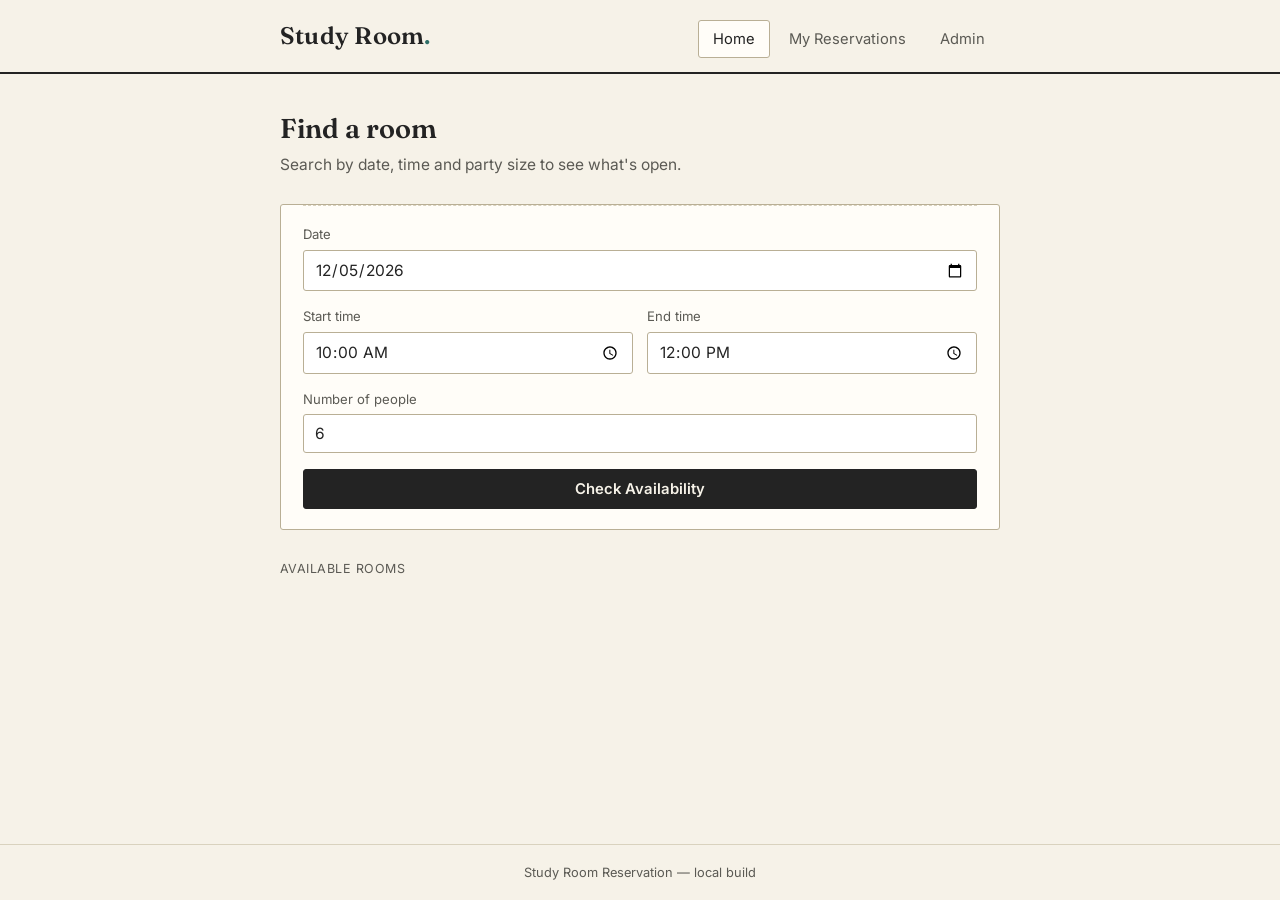
<file: frontend/index.html>
<!DOCTYPE html>
<html lang="en">
<head>
<meta charset="UTF-8" />
<meta name="viewport" content="width=device-width, initial-scale=1.0" />
<title>Study Room Reservation — Home</title>
<link rel="preconnect" href="https://fonts.googleapis.com" />
<link href="https://fonts.googleapis.com/css2?family=Fraunces:wght@500;600&family=Inter:wght@400;500;600&family=IBM+Plex+Mono:wght@500;600&display=swap" rel="stylesheet" />
<link rel="stylesheet" href="css/style.css" />
</head>
<body>
<div class="page">

  <header class="site-header">
    <div class="container">
      <p class="site-title">Study Room<span class="dot">.</span></p>
      <ul class="site-nav">
        <li><a href="index.html" class="active">Home</a></li>
        <li><a href="my-reservations.html">My Reservations</a></li>
        <li><a href="admin.html">Admin</a></li>
      </ul>
    </div>
  </header>

  <main>
    <div class="container">
      <h1 class="page-heading">Find a room</h1>
      <p class="page-subheading">Search by date, time and party size to see what's open.</p>

      <div id="banner-slot"></div>

      <div class="ticket">
        <div class="ticket-body">
          <form id="search-form">
            <div class="field">
              <label for="date">Date</label>
              <input type="date" id="date" name="date" required />
            </div>
            <div class="field-row">
              <div class="field">
                <label for="start">Start time</label>
                <input type="time" id="start" name="start" required />
              </div>
              <div class="field">
                <label for="end">End time</label>
                <input type="time" id="end" name="end" required />
              </div>
            </div>
            <div class="field">
              <label for="people">Number of people</label>
              <input type="number" id="people" name="people" min="1" value="6" required />
            </div>
            <button type="submit" class="btn-block">Check Availability</button>
          </form>
        </div>
      </div>

      <p class="section-label">AVAILABLE ROOMS</p>
      <div id="results"></div>
    </div>
  </main>

  <footer class="site-footer">Study Room Reservation &mdash; local build</footer>
</div>

<script src="js/api.js"></script>
<script src="js/home.js"></script>
</body>
</html>
</file>
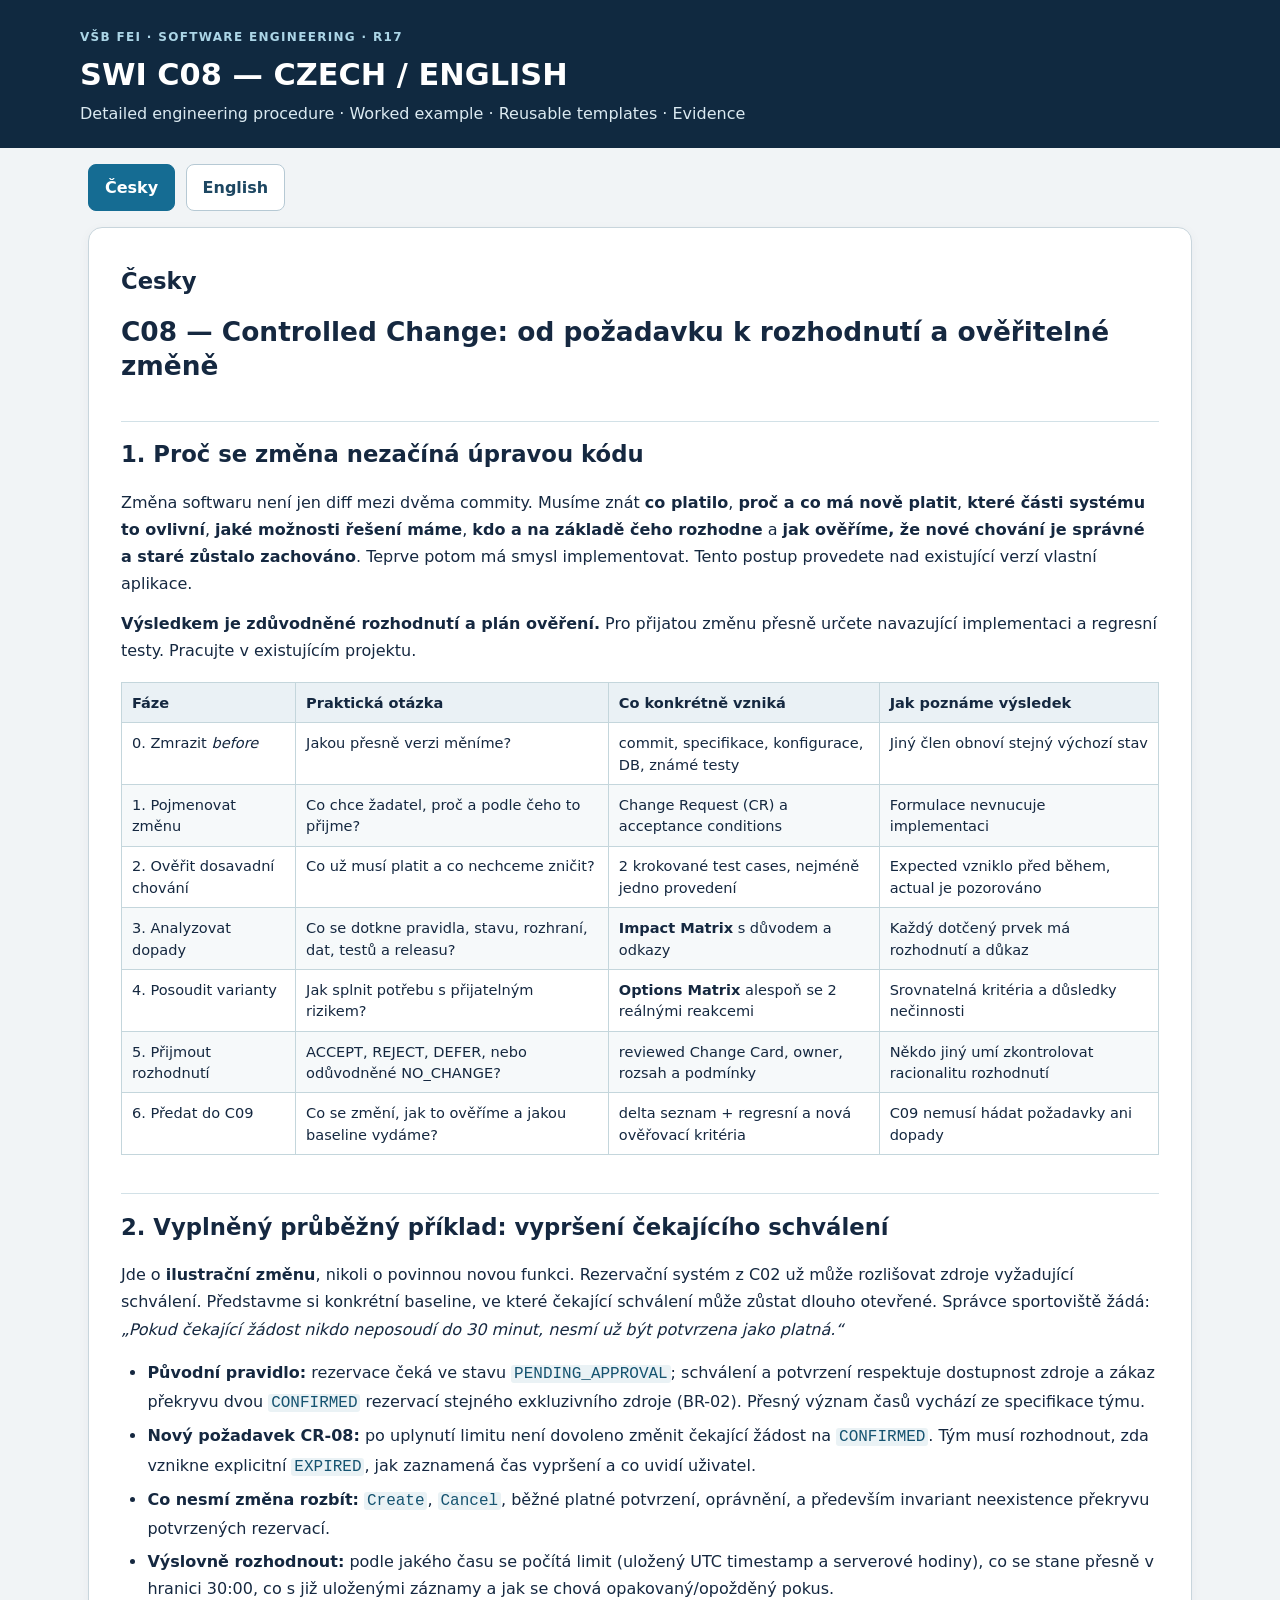
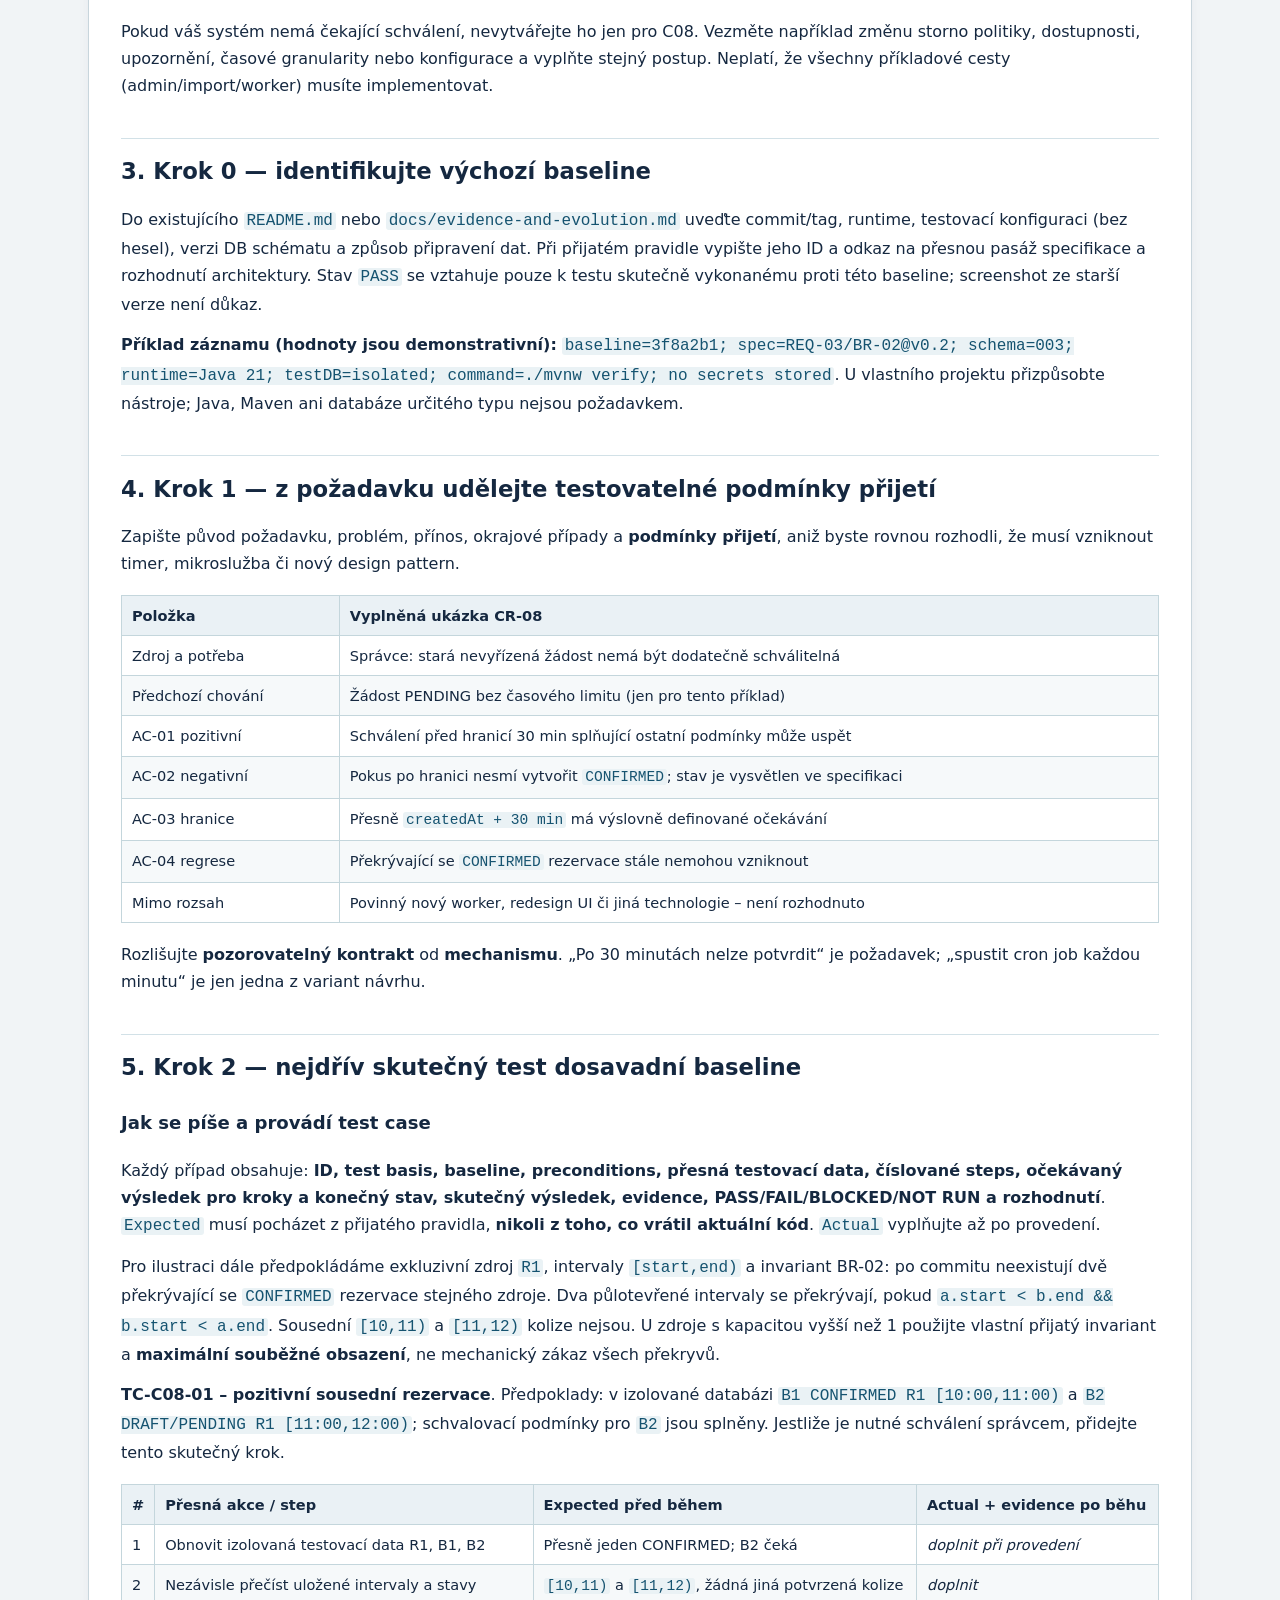
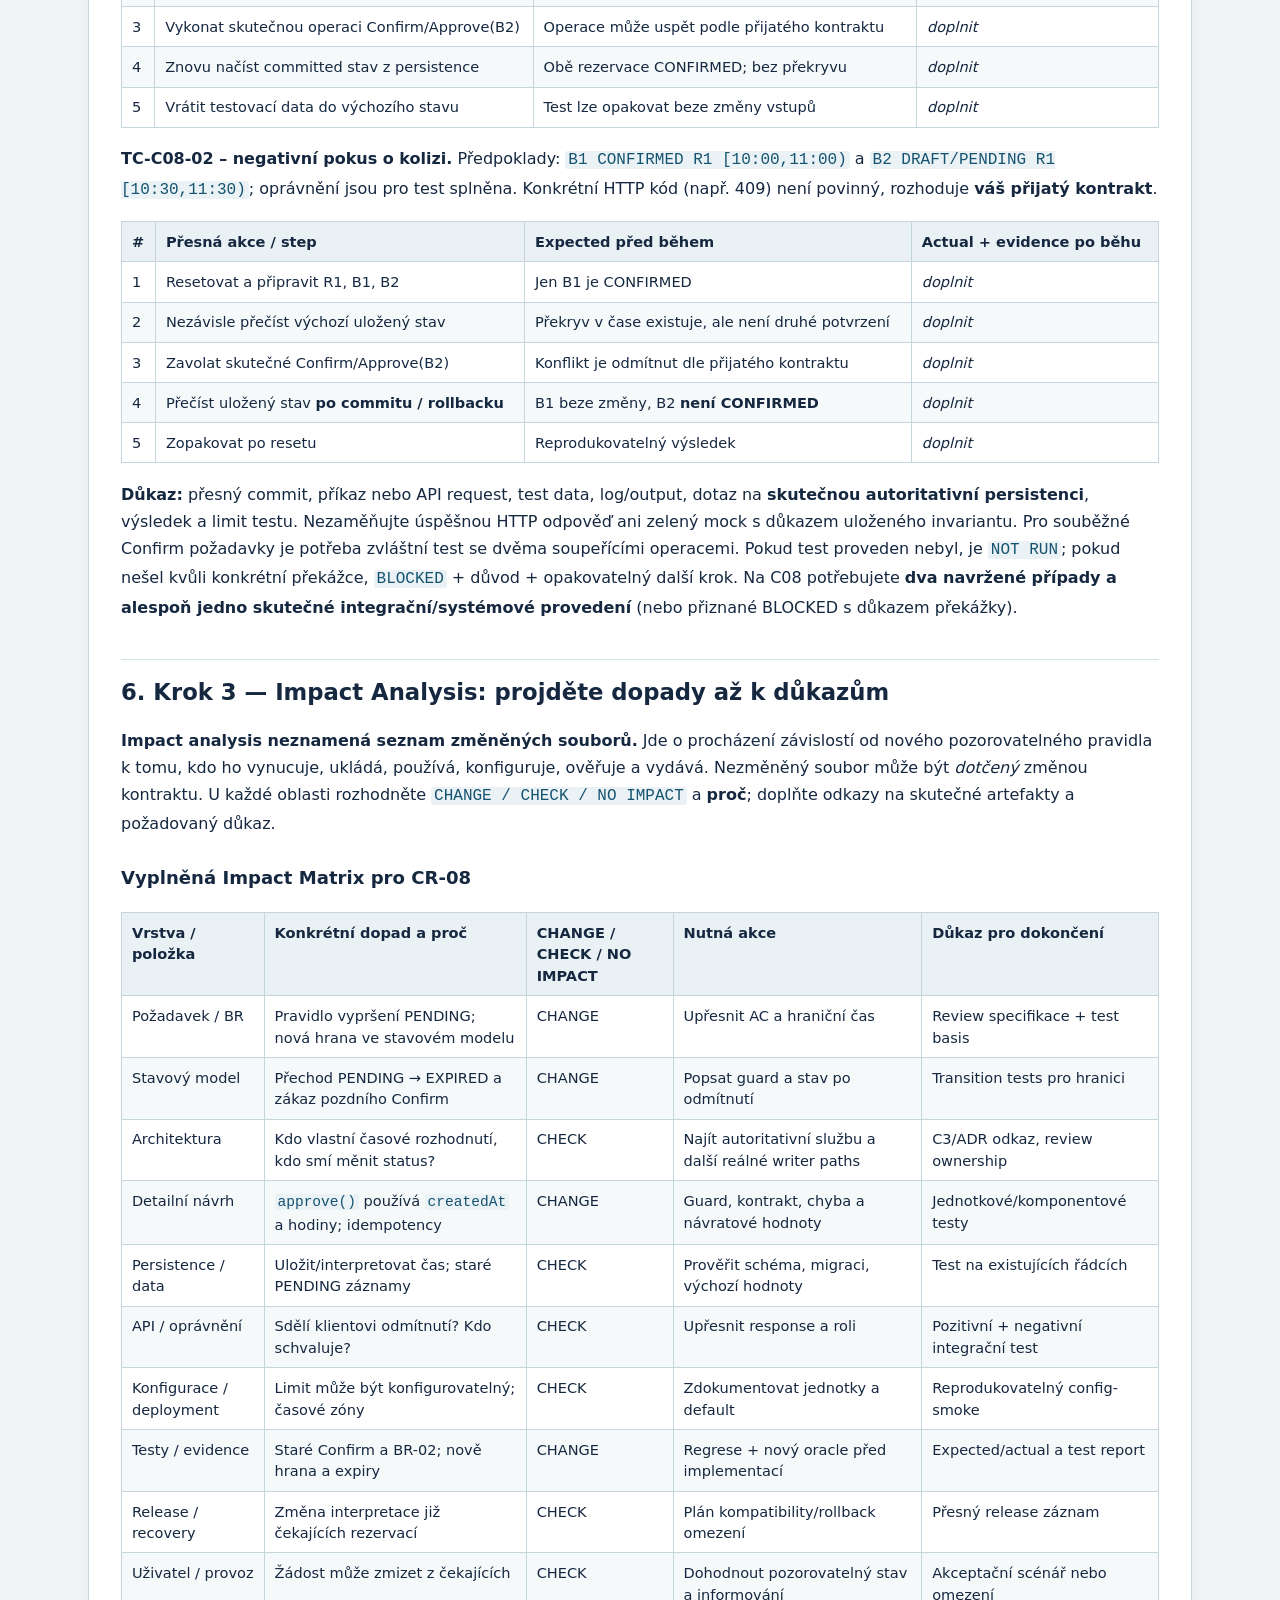
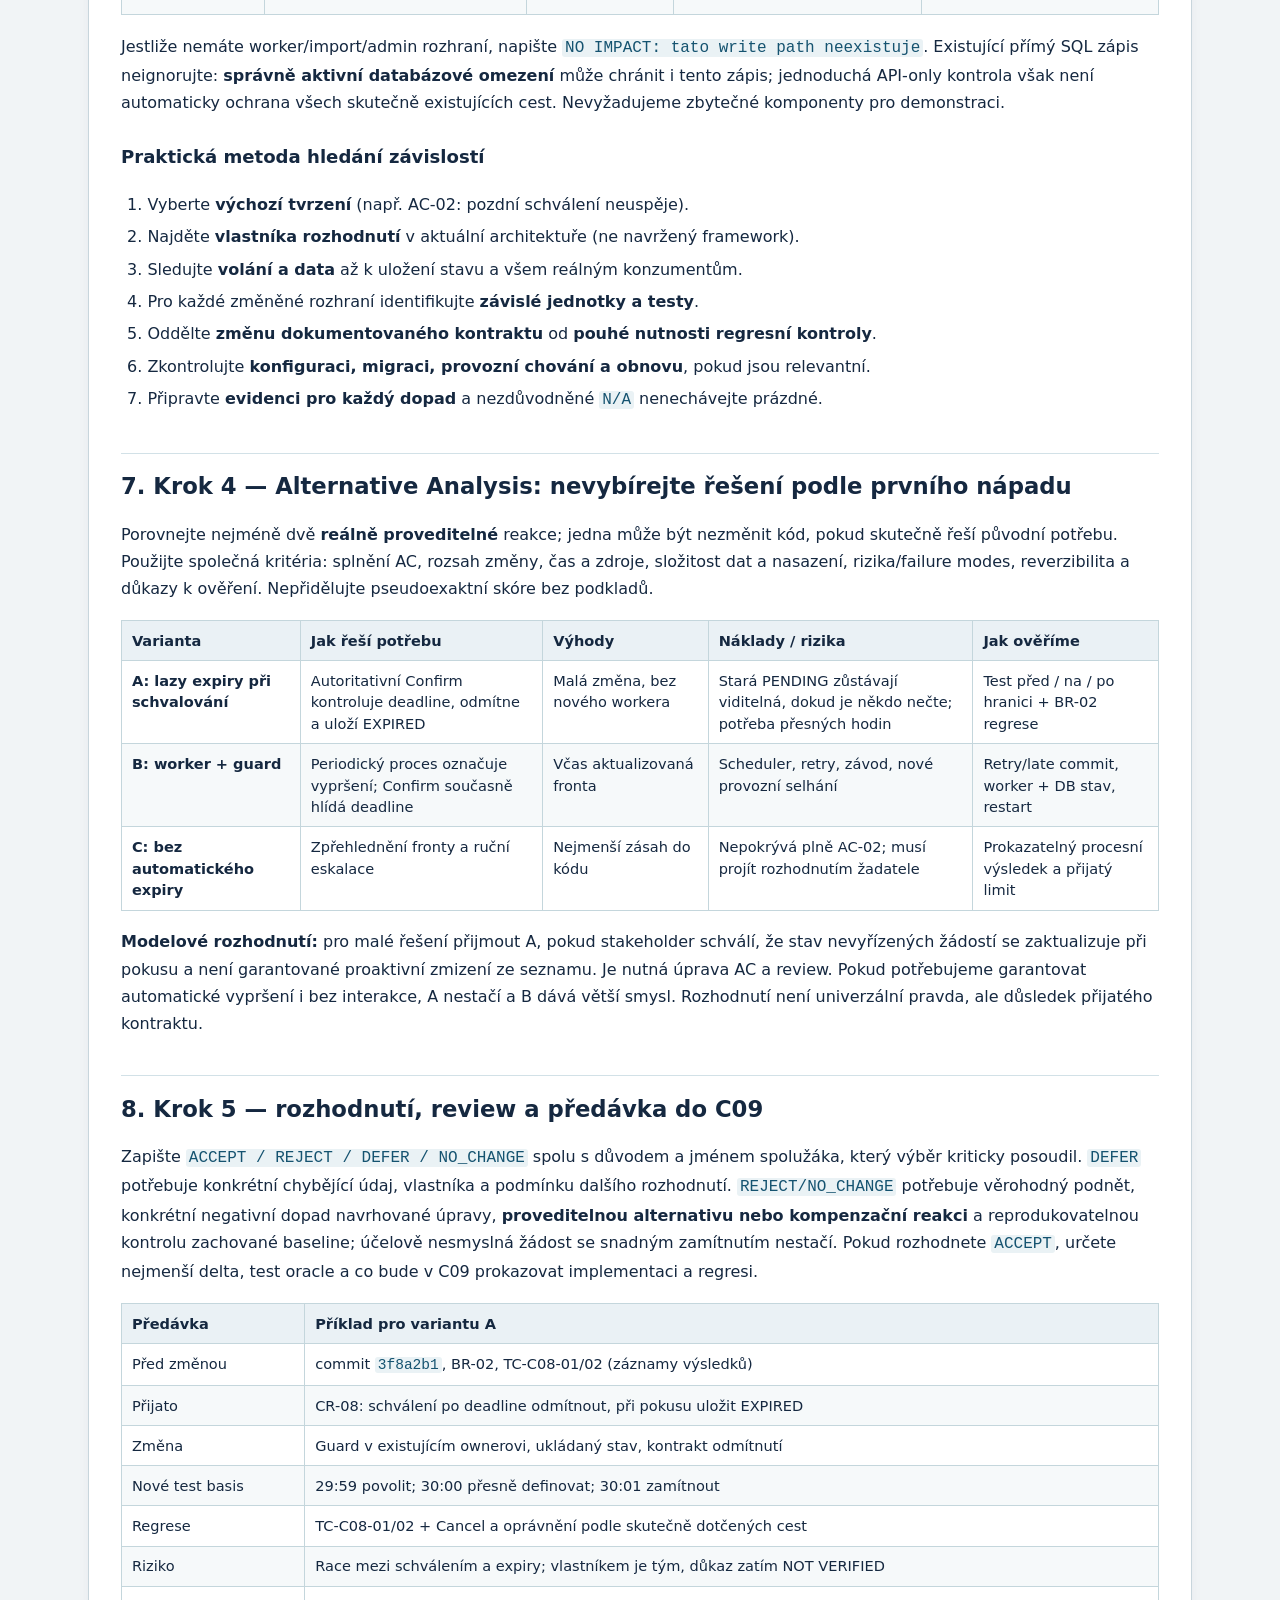
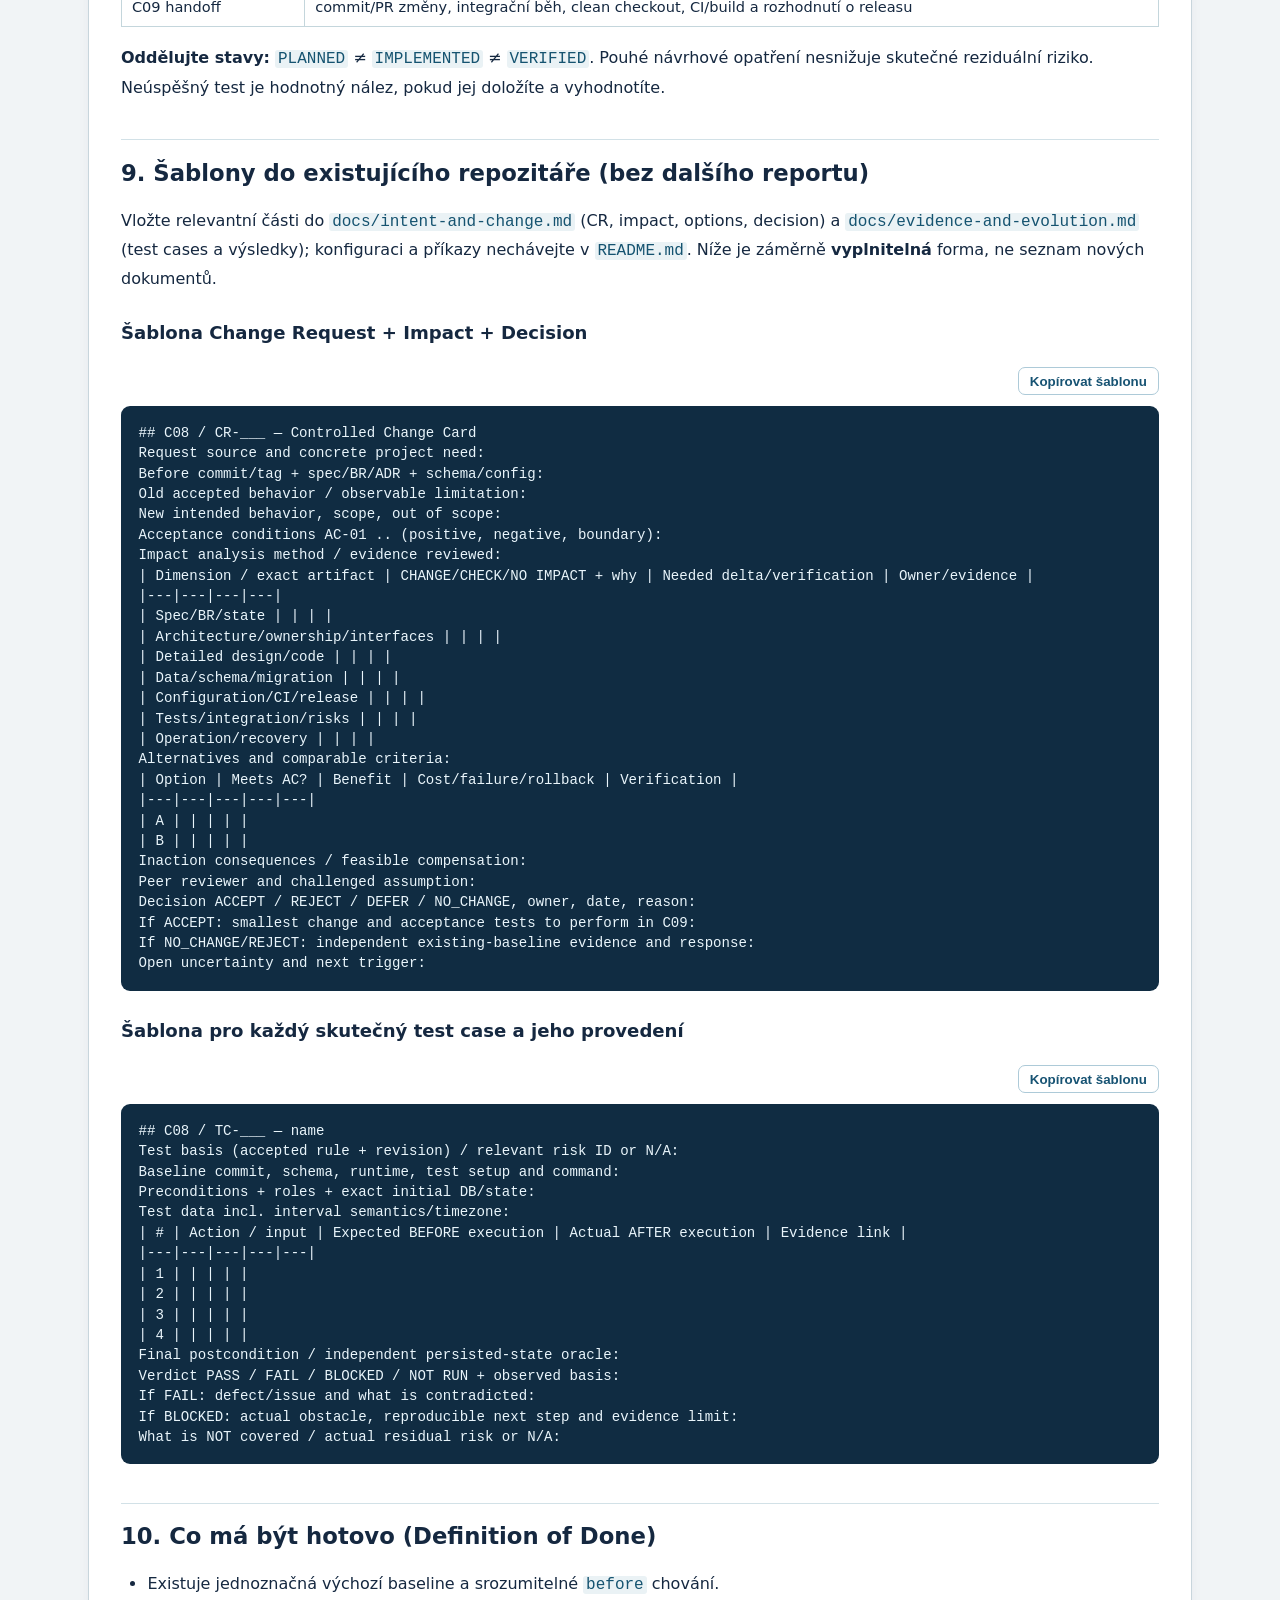
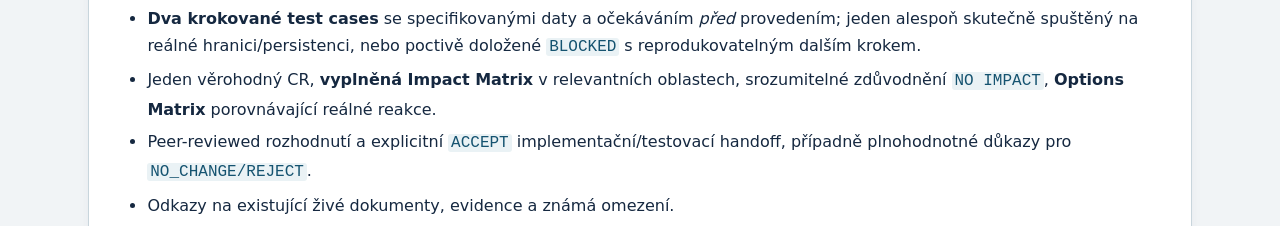
<file: docs/C08_FINAL.html>
<!doctype html><html lang="cs"><head><meta charset="utf-8"><meta name="viewport" content="width=device-width,initial-scale=1"><title>SWI C08 — Complete CZ / EN assignment</title>
<style>
:root{--ink:#152840;--muted:#4c5e6e;--acc:#206994;--light:#e6f1f6;--paper:#ffffff;--stroke:#c8d5dc;--bg:#f1f4f6}
*{box-sizing:border-box}body{margin:0;background:var(--bg);color:var(--ink);font:16px/1.7 system-ui,-apple-system,"Segoe UI",sans-serif}
header{background:#102940;color:white;padding:1.4rem max(1.5rem,calc((100vw - 1120px)/2)) 1.1rem}
header small{color:#acd6e7;letter-spacing:.11em;font-size:.75rem;font-weight:700}header h1{font-size:1.9rem;line-height:1.25;margin:.4rem 0}
header p{margin:.2rem 0;color:#dbeaf1}nav{display:flex;gap:.65rem;align-items:center;flex-wrap:wrap;max-width:1120px;margin:0 auto;padding:1rem .5rem}
nav button{border:1px solid #b6c9d4;border-radius:8px;background:#fff;color:#1d4762;padding:.55rem 1rem;font:inherit;font-weight:700;cursor:pointer}
nav button[aria-pressed=true]{background:#156c93;color:white;border-color:#156c93}
nav .hint{color:#516c7d;font-size:.9rem;margin-left:auto}
main{max-width:1120px;margin:0 auto 3rem;padding:0 .5rem}.language{background:white;border:1px solid var(--stroke);border-radius:14px;padding:1.25rem 2rem;box-shadow:0 3px 12px #2336450b}
.language>h2:first-child{margin-top:0;border:0}.language h1{font-size:1.65rem;line-height:1.28;margin:0 0 1.2rem}
.language h2{font-size:1.42rem;margin-top:2.4rem;line-height:1.3;border-top:1px solid #d2e1e7;padding-top:1.15rem}
.language h3{font-size:1.13rem;margin-top:1.6rem}.language p{margin:.8rem 0}.language blockquote{border-left:5px solid #2b8aaf;background:#eaf6f9;padding:.6rem 1.1rem;margin:1.1rem 0;font-weight:450}
.language blockquote p{margin:.35rem 0}.language table{border-collapse:collapse;min-width:720px;width:100%;font-size:.91rem;line-height:1.48}
.language th,.language td{border:1px solid #c4d6dc;padding:.55rem .62rem;vertical-align:top;text-align:left}
.language th{background:#eaf1f5}.language tr:nth-child(even) td{background:#f6f9fa}
.language pre{background:#102c42;color:#e9f5fb;border-radius:9px;padding:1.05rem 1.1rem;overflow:auto;line-height:1.45;font-size:.88rem}
.language pre code{color:inherit}.language :not(pre)>code{background:#eaf2f5;color:#155370;border-radius:3px;padding:0 .18rem}
.language ul,.language ol{padding-left:1.65rem}.language li{margin:.33rem 0}.table-wrap{width:100%;overflow:auto;margin:1.1rem 0}
.copybar{display:flex;justify-content:flex-end;margin-bottom:-.2rem}.copybar button{padding:.35rem .7rem;font-weight:600;border:1px solid #adcad8;background:#fff;color:#175373;border-radius:7px;cursor:pointer}
footer{max-width:1120px;margin:2rem auto;color:#536777;padding:0 1rem;font-size:.9rem}
@media(max-width:700px){body{font-size:15px}.language{padding:1.15rem}.language h1{font-size:1.4rem}.language h2{font-size:1.2rem}header{padding:1rem 1.5rem}header h1{font-size:1.4rem}nav .hint{margin:0}}
@media print{body{background:#fff}header{background:#fff;color:#152840;padding:1rem}nav{display:none}.language{box-shadow:none;border:0;padding:0}.language[hidden]{display:block!important;break-before:page}}
</style></head><body>
<header><small>VŠB FEI · SOFTWARE ENGINEERING · R17</small><h1>SWI C08 — CZECH / ENGLISH</h1><p>Detailed engineering procedure · Worked example · Reusable templates · Evidence</p></header>
<nav aria-label="Choose assignment language"><button id="lang-cs" type="button" aria-pressed="true">Česky</button><button id="lang-en" type="button" aria-pressed="false">English</button></nav>
<main><section id="section-cs" lang="cs" class="language"><h2>Česky</h2><h1>C08 — Controlled Change: od požadavku k rozhodnutí a ověřitelné změně</h1>
<h2>1. Proč se změna nezačíná úpravou kódu</h2>
<p>Změna softwaru není jen diff mezi dvěma commity. Musíme znát <strong>co platilo</strong>, <strong>proč a co má nově platit</strong>, <strong>které části systému to ovlivní</strong>, <strong>jaké možnosti řešení máme</strong>, <strong>kdo a na základě čeho rozhodne</strong> a <strong>jak ověříme, že nové chování je správné a staré zůstalo zachováno</strong>. Teprve potom má smysl implementovat. Tento postup provedete nad existující verzí vlastní aplikace.</p>
<p><strong>Výsledkem je zdůvodněné rozhodnutí a plán ověření.</strong> Pro přijatou změnu přesně určete navazující implementaci a regresní testy. Pracujte v existujícím projektu.</p>
<table>
<thead>
<tr>
  <th>Fáze</th>
  <th>Praktická otázka</th>
  <th>Co konkrétně vzniká</th>
  <th>Jak poznáme výsledek</th>
</tr>
</thead>
<tbody>
<tr>
  <td>0. Zmrazit <em>before</em></td>
  <td>Jakou přesně verzi měníme?</td>
  <td>commit, specifikace, konfigurace, DB, známé testy</td>
  <td>Jiný člen obnoví stejný výchozí stav</td>
</tr>
<tr>
  <td>1. Pojmenovat změnu</td>
  <td>Co chce žadatel, proč a podle čeho to přijme?</td>
  <td>Change Request (CR) a acceptance conditions</td>
  <td>Formulace nevnucuje implementaci</td>
</tr>
<tr>
  <td>2. Ověřit dosavadní chování</td>
  <td>Co už musí platit a co nechceme zničit?</td>
  <td>2 krokované test cases, nejméně jedno provedení</td>
  <td>Expected vzniklo před během, actual je pozorováno</td>
</tr>
<tr>
  <td>3. Analyzovat dopady</td>
  <td>Co se dotkne pravidla, stavu, rozhraní, dat, testů a releasu?</td>
  <td><strong>Impact Matrix</strong> s důvodem a odkazy</td>
  <td>Každý dotčený prvek má rozhodnutí a důkaz</td>
</tr>
<tr>
  <td>4. Posoudit varianty</td>
  <td>Jak splnit potřebu s přijatelným rizikem?</td>
  <td><strong>Options Matrix</strong> alespoň se 2 reálnými reakcemi</td>
  <td>Srovnatelná kritéria a důsledky nečinnosti</td>
</tr>
<tr>
  <td>5. Přijmout rozhodnutí</td>
  <td>ACCEPT, REJECT, DEFER, nebo odůvodněné NO_CHANGE?</td>
  <td>reviewed Change Card, owner, rozsah a podmínky</td>
  <td>Někdo jiný umí zkontrolovat racionalitu rozhodnutí</td>
</tr>
<tr>
  <td>6. Předat do C09</td>
  <td>Co se změní, jak to ověříme a jakou baseline vydáme?</td>
  <td>delta seznam + regresní a nová ověřovací kritéria</td>
  <td>C09 nemusí hádat požadavky ani dopady</td>
</tr>
</tbody>
</table>
<h2>2. Vyplněný průběžný příklad: vypršení čekajícího schválení</h2>
<p>Jde o <strong>ilustrační změnu</strong>, nikoli o povinnou novou funkci. Rezervační systém z C02 už může rozlišovat zdroje vyžadující schválení. Představme si konkrétní baseline, ve které čekající schválení může zůstat dlouho otevřené. Správce sportoviště žádá: <em>„Pokud čekající žádost nikdo neposoudí do 30 minut, nesmí už být potvrzena jako platná.“</em></p>
<ul>
<li><strong>Původní pravidlo:</strong> rezervace čeká ve stavu <code>PENDING_APPROVAL</code>; schválení a potvrzení respektuje dostupnost zdroje a zákaz překryvu dvou <code>CONFIRMED</code> rezervací stejného exkluzivního zdroje (BR-02). Přesný význam časů vychází ze specifikace týmu.</li>
<li><strong>Nový požadavek CR-08:</strong> po uplynutí limitu není dovoleno změnit čekající žádost na <code>CONFIRMED</code>. Tým musí rozhodnout, zda vznikne explicitní <code>EXPIRED</code>, jak zaznamená čas vypršení a co uvidí uživatel.</li>
<li><strong>Co nesmí změna rozbít:</strong> <code>Create</code>, <code>Cancel</code>, běžné platné potvrzení, oprávnění, a především invariant neexistence překryvu potvrzených rezervací.</li>
<li><strong>Výslovně rozhodnout:</strong> podle jakého času se počítá limit (uložený UTC timestamp a serverové hodiny), co se stane přesně v hranici 30:00, co s již uloženými záznamy a jak se chová opakovaný/opožděný pokus.</li>
</ul>
<p>Pokud váš systém nemá čekající schválení, nevytvářejte ho jen pro C08. Vezměte například změnu storno politiky, dostupnosti, upozornění, časové granularity nebo konfigurace a vyplňte stejný postup. Neplatí, že všechny příkladové cesty (admin/import/worker) musíte implementovat.</p>
<h2>3. Krok 0 — identifikujte výchozí baseline</h2>
<p>Do existujícího <code>README.md</code> nebo <code>docs/evidence-and-evolution.md</code> uveďte commit/tag, runtime, testovací konfiguraci (bez hesel), verzi DB schématu a způsob připravení dat. Při přijatém pravidle vypište jeho ID a odkaz na přesnou pasáž specifikace a rozhodnutí architektury. Stav <code>PASS</code> se vztahuje pouze k testu skutečně vykonanému proti této baseline; screenshot ze starší verze není důkaz.</p>
<p><strong>Příklad záznamu (hodnoty jsou demonstrativní):</strong> <code>baseline=3f8a2b1; spec=REQ-03/BR-02@v0.2; schema=003; runtime=Java 21; testDB=isolated; command=./mvnw verify; no secrets stored</code>. U vlastního projektu přizpůsobte nástroje; Java, Maven ani databáze určitého typu nejsou požadavkem.</p>
<h2>4. Krok 1 — z požadavku udělejte testovatelné podmínky přijetí</h2>
<p>Zapište původ požadavku, problém, přínos, okrajové případy a <strong>podmínky přijetí</strong>, aniž byste rovnou rozhodli, že musí vzniknout timer, mikroslužba či nový design pattern.</p>
<table>
<thead>
<tr>
  <th>Položka</th>
  <th>Vyplněná ukázka CR-08</th>
</tr>
</thead>
<tbody>
<tr>
  <td>Zdroj a potřeba</td>
  <td>Správce: stará nevyřízená žádost nemá být dodatečně schválitelná</td>
</tr>
<tr>
  <td>Předchozí chování</td>
  <td>Žádost PENDING bez časového limitu (jen pro tento příklad)</td>
</tr>
<tr>
  <td>AC-01 pozitivní</td>
  <td>Schválení před hranicí 30 min splňující ostatní podmínky může uspět</td>
</tr>
<tr>
  <td>AC-02 negativní</td>
  <td>Pokus po hranici nesmí vytvořit <code>CONFIRMED</code>; stav je vysvětlen ve specifikaci</td>
</tr>
<tr>
  <td>AC-03 hranice</td>
  <td>Přesně <code>createdAt + 30 min</code> má výslovně definované očekávání</td>
</tr>
<tr>
  <td>AC-04 regrese</td>
  <td>Překrývající se <code>CONFIRMED</code> rezervace stále nemohou vzniknout</td>
</tr>
<tr>
  <td>Mimo rozsah</td>
  <td>Povinný nový worker, redesign UI či jiná technologie – není rozhodnuto</td>
</tr>
</tbody>
</table>
<p>Rozlišujte <strong>pozorovatelný kontrakt</strong> od <strong>mechanismu</strong>. „Po 30 minutách nelze potvrdit“ je požadavek; „spustit cron job každou minutu“ je jen jedna z variant návrhu.</p>
<h2>5. Krok 2 — nejdřív skutečný test dosavadní baseline</h2>
<h3>Jak se píše a provádí test case</h3>
<p>Každý případ obsahuje: <strong>ID, test basis, baseline, preconditions, přesná testovací data, číslované steps, očekávaný výsledek pro kroky a konečný stav, skutečný výsledek, evidence, PASS/FAIL/BLOCKED/NOT RUN a rozhodnutí</strong>. <code>Expected</code> musí pocházet z přijatého pravidla, <strong>nikoli z toho, co vrátil aktuální kód</strong>. <code>Actual</code> vyplňujte až po provedení.</p>
<p>Pro ilustraci dále předpokládáme exkluzivní zdroj <code>R1</code>, intervaly <code>[start,end)</code> a invariant BR-02: po commitu neexistují dvě překrývající se <code>CONFIRMED</code> rezervace stejného zdroje. Dva půlotevřené intervaly se překrývají, pokud <code>a.start &lt; b.end &amp;&amp; b.start &lt; a.end</code>. Sousední <code>[10,11)</code> a <code>[11,12)</code> kolize nejsou. U zdroje s kapacitou vyšší než 1 použijte vlastní přijatý invariant a <strong>maximální souběžné obsazení</strong>, ne mechanický zákaz všech překryvů.</p>
<p><strong>TC-C08-01 – pozitivní sousední rezervace</strong>. Předpoklady: v izolované databázi <code>B1 CONFIRMED R1 [10:00,11:00)</code> a <code>B2 DRAFT/PENDING R1 [11:00,12:00)</code>; schvalovací podmínky pro <code>B2</code> jsou splněny. Jestliže je nutné schválení správcem, přidejte tento skutečný krok.</p>
<table>
<thead>
<tr>
  <th>#</th>
  <th>Přesná akce / step</th>
  <th>Expected před během</th>
  <th>Actual + evidence po běhu</th>
</tr>
</thead>
<tbody>
<tr>
  <td>1</td>
  <td>Obnovit izolovaná testovací data R1, B1, B2</td>
  <td>Přesně jeden CONFIRMED; B2 čeká</td>
  <td><em>doplnit při provedení</em></td>
</tr>
<tr>
  <td>2</td>
  <td>Nezávisle přečíst uložené intervaly a stavy</td>
  <td><code>[10,11)</code> a <code>[11,12)</code>, žádná jiná potvrzená kolize</td>
  <td><em>doplnit</em></td>
</tr>
<tr>
  <td>3</td>
  <td>Vykonat skutečnou operaci Confirm/Approve(B2)</td>
  <td>Operace může uspět podle přijatého kontraktu</td>
  <td><em>doplnit</em></td>
</tr>
<tr>
  <td>4</td>
  <td>Znovu načíst committed stav z persistence</td>
  <td>Obě rezervace CONFIRMED; bez překryvu</td>
  <td><em>doplnit</em></td>
</tr>
<tr>
  <td>5</td>
  <td>Vrátit testovací data do výchozího stavu</td>
  <td>Test lze opakovat beze změny vstupů</td>
  <td><em>doplnit</em></td>
</tr>
</tbody>
</table>
<p><strong>TC-C08-02 – negativní pokus o kolizi.</strong> Předpoklady: <code>B1 CONFIRMED R1 [10:00,11:00)</code> a <code>B2 DRAFT/PENDING R1 [10:30,11:30)</code>; oprávnění jsou pro test splněna. Konkrétní HTTP kód (např. 409) není povinný, rozhoduje <strong>váš přijatý kontrakt</strong>.</p>
<table>
<thead>
<tr>
  <th>#</th>
  <th>Přesná akce / step</th>
  <th>Expected před během</th>
  <th>Actual + evidence po běhu</th>
</tr>
</thead>
<tbody>
<tr>
  <td>1</td>
  <td>Resetovat a připravit R1, B1, B2</td>
  <td>Jen B1 je CONFIRMED</td>
  <td><em>doplnit</em></td>
</tr>
<tr>
  <td>2</td>
  <td>Nezávisle přečíst výchozí uložený stav</td>
  <td>Překryv v čase existuje, ale není druhé potvrzení</td>
  <td><em>doplnit</em></td>
</tr>
<tr>
  <td>3</td>
  <td>Zavolat skutečné Confirm/Approve(B2)</td>
  <td>Konflikt je odmítnut dle přijatého kontraktu</td>
  <td><em>doplnit</em></td>
</tr>
<tr>
  <td>4</td>
  <td>Přečíst uložený stav <strong>po commitu / rollbacku</strong></td>
  <td>B1 beze změny, B2 <strong>není CONFIRMED</strong></td>
  <td><em>doplnit</em></td>
</tr>
<tr>
  <td>5</td>
  <td>Zopakovat po resetu</td>
  <td>Reprodukovatelný výsledek</td>
  <td><em>doplnit</em></td>
</tr>
</tbody>
</table>
<p><strong>Důkaz:</strong> přesný commit, příkaz nebo API request, test data, log/output, dotaz na <strong>skutečnou autoritativní persistenci</strong>, výsledek a limit testu. Nezaměňujte úspěšnou HTTP odpověď ani zelený mock s důkazem uloženého invariantu. Pro souběžné Confirm požadavky je potřeba zvláštní test se dvěma soupeřícími operacemi. Pokud test proveden nebyl, je <code>NOT RUN</code>; pokud nešel kvůli konkrétní překážce, <code>BLOCKED</code> + důvod + opakovatelný další krok. Na C08 potřebujete <strong>dva navržené případy a alespoň jedno skutečné integrační/systémové provedení</strong> (nebo přiznané BLOCKED s důkazem překážky).</p>
<h2>6. Krok 3 — Impact Analysis: projděte dopady až k důkazům</h2>
<p><strong>Impact analysis neznamená seznam změněných souborů.</strong> Jde o procházení závislostí od nového pozorovatelného pravidla k tomu, kdo ho vynucuje, ukládá, používá, konfiguruje, ověřuje a vydává. Nezměněný soubor může být <em>dotčený</em> změnou kontraktu. U každé oblasti rozhodněte <code>CHANGE / CHECK / NO IMPACT</code> a <strong>proč</strong>; doplňte odkazy na skutečné artefakty a požadovaný důkaz.</p>
<h3>Vyplněná Impact Matrix pro CR-08</h3>
<table>
<thead>
<tr>
  <th>Vrstva / položka</th>
  <th>Konkrétní dopad a proč</th>
  <th>CHANGE / CHECK / NO IMPACT</th>
  <th>Nutná akce</th>
  <th>Důkaz pro dokončení</th>
</tr>
</thead>
<tbody>
<tr>
  <td>Požadavek / BR</td>
  <td>Pravidlo vypršení PENDING; nová hrana ve stavovém modelu</td>
  <td>CHANGE</td>
  <td>Upřesnit AC a hraniční čas</td>
  <td>Review specifikace + test basis</td>
</tr>
<tr>
  <td>Stavový model</td>
  <td>Přechod PENDING → EXPIRED a zákaz pozdního Confirm</td>
  <td>CHANGE</td>
  <td>Popsat guard a stav po odmítnutí</td>
  <td>Transition tests pro hranici</td>
</tr>
<tr>
  <td>Architektura</td>
  <td>Kdo vlastní časové rozhodnutí, kdo smí měnit status?</td>
  <td>CHECK</td>
  <td>Najít autoritativní službu a další reálné writer paths</td>
  <td>C3/ADR odkaz, review ownership</td>
</tr>
<tr>
  <td>Detailní návrh</td>
  <td><code>approve()</code> používá <code>createdAt</code> a hodiny; idempotency</td>
  <td>CHANGE</td>
  <td>Guard, kontrakt, chyba a návratové hodnoty</td>
  <td>Jednotkové/komponentové testy</td>
</tr>
<tr>
  <td>Persistence / data</td>
  <td>Uložit/interpretovat čas; staré PENDING záznamy</td>
  <td>CHECK</td>
  <td>Prověřit schéma, migraci, výchozí hodnoty</td>
  <td>Test na existujících řádcích</td>
</tr>
<tr>
  <td>API / oprávnění</td>
  <td>Sdělí klientovi odmítnutí? Kdo schvaluje?</td>
  <td>CHECK</td>
  <td>Upřesnit response a roli</td>
  <td>Pozitivní + negativní integrační test</td>
</tr>
<tr>
  <td>Konfigurace / deployment</td>
  <td>Limit může být konfigurovatelný; časové zóny</td>
  <td>CHECK</td>
  <td>Zdokumentovat jednotky a default</td>
  <td>Reprodukovatelný config-smoke</td>
</tr>
<tr>
  <td>Testy / evidence</td>
  <td>Staré Confirm a BR-02; nově hrana a expiry</td>
  <td>CHANGE</td>
  <td>Regrese + nový oracle před implementací</td>
  <td>Expected/actual a test report</td>
</tr>
<tr>
  <td>Release / recovery</td>
  <td>Změna interpretace již čekajících rezervací</td>
  <td>CHECK</td>
  <td>Plán kompatibility/rollback omezení</td>
  <td>Přesný release záznam</td>
</tr>
<tr>
  <td>Uživatel / provoz</td>
  <td>Žádost může zmizet z čekajících</td>
  <td>CHECK</td>
  <td>Dohodnout pozorovatelný stav a informování</td>
  <td>Akceptační scénář nebo omezení</td>
</tr>
</tbody>
</table>
<p>Jestliže nemáte worker/import/admin rozhraní, napište <code>NO IMPACT: tato write path neexistuje</code>. Existující přímý SQL zápis neignorujte: <strong>správně aktivní databázové omezení</strong> může chránit i tento zápis; jednoduchá API-only kontrola však není automaticky ochrana všech skutečně existujících cest. Nevyžadujeme zbytečné komponenty pro demonstraci.</p>
<h3>Praktická metoda hledání závislostí</h3>
<ol>
<li>Vyberte <strong>výchozí tvrzení</strong> (např. AC-02: pozdní schválení neuspěje).</li>
<li>Najděte <strong>vlastníka rozhodnutí</strong> v aktuální architektuře (ne navržený framework).</li>
<li>Sledujte <strong>volání a data</strong> až k uložení stavu a všem reálným konzumentům.</li>
<li>Pro každé změněné rozhraní identifikujte <strong>závislé jednotky a testy</strong>.</li>
<li>Oddělte <strong>změnu dokumentovaného kontraktu</strong> od <strong>pouhé nutnosti regresní kontroly</strong>.</li>
<li>Zkontrolujte <strong>konfiguraci, migraci, provozní chování a obnovu</strong>, pokud jsou relevantní.</li>
<li>Připravte <strong>evidenci pro každý dopad</strong> a nezdůvodněné <code>N/A</code> nenechávejte prázdné.</li>
</ol>
<h2>7. Krok 4 — Alternative Analysis: nevybírejte řešení podle prvního nápadu</h2>
<p>Porovnejte nejméně dvě <strong>reálně proveditelné</strong> reakce; jedna může být nezměnit kód, pokud skutečně řeší původní potřebu. Použijte společná kritéria: splnění AC, rozsah změny, čas a zdroje, složitost dat a nasazení, rizika/failure modes, reverzibilita a důkazy k ověření. Nepřidělujte pseudoexaktní skóre bez podkladů.</p>
<table>
<thead>
<tr>
  <th>Varianta</th>
  <th>Jak řeší potřebu</th>
  <th>Výhody</th>
  <th>Náklady / rizika</th>
  <th>Jak ověříme</th>
</tr>
</thead>
<tbody>
<tr>
  <td><strong>A: lazy expiry při schvalování</strong></td>
  <td>Autoritativní Confirm kontroluje deadline, odmítne a uloží EXPIRED</td>
  <td>Malá změna, bez nového workera</td>
  <td>Stará PENDING zůstávají viditelná, dokud je někdo nečte; potřeba přesných hodin</td>
  <td>Test před / na / po hranici + BR-02 regrese</td>
</tr>
<tr>
  <td><strong>B: worker + guard</strong></td>
  <td>Periodický proces označuje vypršení; Confirm současně hlídá deadline</td>
  <td>Včas aktualizovaná fronta</td>
  <td>Scheduler, retry, závod, nové provozní selhání</td>
  <td>Retry/late commit, worker + DB stav, restart</td>
</tr>
<tr>
  <td><strong>C: bez automatického expiry</strong></td>
  <td>Zpřehlednění fronty a ruční eskalace</td>
  <td>Nejmenší zásah do kódu</td>
  <td>Nepokrývá plně AC-02; musí projít rozhodnutím žadatele</td>
  <td>Prokazatelný procesní výsledek a přijatý limit</td>
</tr>
</tbody>
</table>
<p><strong>Modelové rozhodnutí:</strong> pro malé řešení přijmout A, pokud stakeholder schválí, že stav nevyřízených žádostí se zaktualizuje při pokusu a není garantované proaktivní zmizení ze seznamu. Je nutná úprava AC a review. Pokud potřebujeme garantovat automatické vypršení i bez interakce, A nestačí a B dává větší smysl. Rozhodnutí není univerzální pravda, ale důsledek přijatého kontraktu.</p>
<h2>8. Krok 5 — rozhodnutí, review a předávka do C09</h2>
<p>Zapište <code>ACCEPT / REJECT / DEFER / NO_CHANGE</code> spolu s důvodem a jménem spolužáka, který výběr kriticky posoudil. <code>DEFER</code> potřebuje konkrétní chybějící údaj, vlastníka a podmínku dalšího rozhodnutí. <code>REJECT/NO_CHANGE</code> potřebuje věrohodný podnět, konkrétní negativní dopad navrhované úpravy, <strong>proveditelnou alternativu nebo kompenzační reakci</strong> a reprodukovatelnou kontrolu zachované baseline; účelově nesmyslná žádost se snadným zamítnutím nestačí. Pokud rozhodnete <code>ACCEPT</code>, určete nejmenší delta, test oracle a co bude v C09 prokazovat implementaci a regresi.</p>
<table>
<thead>
<tr>
  <th>Předávka</th>
  <th>Příklad pro variantu A</th>
</tr>
</thead>
<tbody>
<tr>
  <td>Před změnou</td>
  <td>commit <code>3f8a2b1</code>, BR-02, TC-C08-01/02 (záznamy výsledků)</td>
</tr>
<tr>
  <td>Přijato</td>
  <td>CR-08: schválení po deadline odmítnout, při pokusu uložit EXPIRED</td>
</tr>
<tr>
  <td>Změna</td>
  <td>Guard v existujícím ownerovi, ukládaný stav, kontrakt odmítnutí</td>
</tr>
<tr>
  <td>Nové test basis</td>
  <td>29:59 povolit; 30:00 přesně definovat; 30:01 zamítnout</td>
</tr>
<tr>
  <td>Regrese</td>
  <td>TC-C08-01/02 + Cancel a oprávnění podle skutečně dotčených cest</td>
</tr>
<tr>
  <td>Riziko</td>
  <td>Race mezi schválením a expiry; vlastníkem je tým, důkaz zatím NOT VERIFIED</td>
</tr>
<tr>
  <td>C09 handoff</td>
  <td>commit/PR změny, integrační běh, clean checkout, CI/build a rozhodnutí o releasu</td>
</tr>
</tbody>
</table>
<p><strong>Oddělujte stavy:</strong> <code>PLANNED</code> ≠ <code>IMPLEMENTED</code> ≠ <code>VERIFIED</code>. Pouhé návrhové opatření nesnižuje skutečné reziduální riziko. Neúspěšný test je hodnotný nález, pokud jej doložíte a vyhodnotíte.</p>
<h2>9. Šablony do existujícího repozitáře (bez dalšího reportu)</h2>
<p>Vložte relevantní části do <code>docs/intent-and-change.md</code> (CR, impact, options, decision) a <code>docs/evidence-and-evolution.md</code> (test cases a výsledky); konfiguraci a příkazy nechávejte v <code>README.md</code>. Níže je záměrně <strong>vyplnitelná</strong> forma, ne seznam nových dokumentů.</p>
<h3>Šablona Change Request + Impact + Decision</h3>
<pre><code class="language-md">## C08 / CR-___ — Controlled Change Card
Request source and concrete project need:
Before commit/tag + spec/BR/ADR + schema/config:
Old accepted behavior / observable limitation:
New intended behavior, scope, out of scope:
Acceptance conditions AC-01 .. (positive, negative, boundary):
Impact analysis method / evidence reviewed:
| Dimension / exact artifact | CHANGE/CHECK/NO IMPACT + why | Needed delta/verification | Owner/evidence |
|---|---|---|---|
| Spec/BR/state | | | |
| Architecture/ownership/interfaces | | | |
| Detailed design/code | | | |
| Data/schema/migration | | | |
| Configuration/CI/release | | | |
| Tests/integration/risks | | | |
| Operation/recovery | | | |
Alternatives and comparable criteria:
| Option | Meets AC? | Benefit | Cost/failure/rollback | Verification |
|---|---|---|---|---|
| A | | | | |
| B | | | | |
Inaction consequences / feasible compensation:
Peer reviewer and challenged assumption:
Decision ACCEPT / REJECT / DEFER / NO_CHANGE, owner, date, reason:
If ACCEPT: smallest change and acceptance tests to perform in C09:
If NO_CHANGE/REJECT: independent existing-baseline evidence and response:
Open uncertainty and next trigger:
</code></pre>
<h3>Šablona pro každý skutečný test case a jeho provedení</h3>
<pre><code class="language-md">## C08 / TC-___ — name
Test basis (accepted rule + revision) / relevant risk ID or N/A:
Baseline commit, schema, runtime, test setup and command:
Preconditions + roles + exact initial DB/state:
Test data incl. interval semantics/timezone:
| # | Action / input | Expected BEFORE execution | Actual AFTER execution | Evidence link |
|---|---|---|---|---|
| 1 | | | | |
| 2 | | | | |
| 3 | | | | |
| 4 | | | | |
Final postcondition / independent persisted-state oracle:
Verdict PASS / FAIL / BLOCKED / NOT RUN + observed basis:
If FAIL: defect/issue and what is contradicted:
If BLOCKED: actual obstacle, reproducible next step and evidence limit:
What is NOT covered / actual residual risk or N/A:
</code></pre>
<h2>10. Co má být hotovo (Definition of Done)</h2>
<ul>
<li>Existuje jednoznačná výchozí baseline a srozumitelné <code>before</code> chování.</li>
<li><strong>Dva krokované test cases</strong> se specifikovanými daty a očekáváním <em>před</em> provedením; jeden alespoň skutečně spuštěný na reálné hranici/persistenci, nebo poctivě doložené <code>BLOCKED</code> s reprodukovatelným dalším krokem.</li>
<li>Jeden věrohodný CR, <strong>vyplněná Impact Matrix</strong> v relevantních oblastech, srozumitelné zdůvodnění <code>NO IMPACT</code>, <strong>Options Matrix</strong> porovnávající reálné reakce.</li>
<li>Peer-reviewed rozhodnutí a explicitní <code>ACCEPT</code> implementační/testovací handoff, případně plnohodnotné důkazy pro <code>NO_CHANGE/REJECT</code>.</li>
<li>Odkazy na existující živé dokumenty, evidence a známá omezení.</li>
</ul>
</section><section id="section-en" lang="en" class="language"><h2>English</h2><h1>C08 — Controlled Change: from request to decision and verifiable change</h1>
<h2>1. Why a controlled change does not start by editing code</h2>
<p>A software change is not just a difference between commits. We need to establish <strong>what was previously accepted</strong>, <strong>what new behavior is requested and why</strong>, <strong>which work products and stakeholders will be affected</strong>, <strong>what feasible responses exist</strong>, <strong>who decides</strong>, and <strong>how we will establish that the new behavior is correct without breaking the old behavior</strong>. Apply this procedure to the existing version of your team's Reservation System.</p>
<p><strong>The result is a reviewed decision and verification plan.</strong> For an accepted change, precisely specify the implementation scope and regression tests. Continue in the existing project.</p>
<table>
<thead>
<tr>
  <th>Phase</th>
  <th>Practical question</th>
  <th>Concrete artifact</th>
  <th>Evidence of completion</th>
</tr>
</thead>
<tbody>
<tr>
  <td>0. Freeze <em>before</em></td>
  <td>Exactly which version will change?</td>
  <td>Commit, specification, configuration, database, existing tests</td>
  <td>Another member can restore the same starting state</td>
</tr>
<tr>
  <td>1. Clarify request</td>
  <td>Who needs what, why, and what counts as acceptance?</td>
  <td>Change Request (CR) and acceptance conditions</td>
  <td>No implementation choice is smuggled into the requirement</td>
</tr>
<tr>
  <td>2. Verify existing behavior</td>
  <td>Which accepted claims must be preserved?</td>
  <td>Two stepwise test cases, at least one execution</td>
  <td>Expected is defined before execution, actual is observed</td>
</tr>
<tr>
  <td>3. Analyze impact</td>
  <td>Which rules, design decisions, data, tests and release assumptions are affected?</td>
  <td><strong>Impact Matrix</strong> with reasons and links</td>
  <td>Every affected item has an accountable follow-up</td>
</tr>
<tr>
  <td>4. Compare responses</td>
  <td>How could this need be met, and at what cost/risk?</td>
  <td><strong>Options Matrix</strong> with at least two feasible options</td>
  <td>Comparable criteria and inaction consequences</td>
</tr>
<tr>
  <td>5. Decide and review</td>
  <td>ACCEPT, REJECT, DEFER or evidenced NO_CHANGE?</td>
  <td>Peer-reviewed Change Card, owner and conditions</td>
  <td>Another person can challenge the decision</td>
</tr>
<tr>
  <td>6. Hand over to C09</td>
  <td>What changes and how will it be verified/released?</td>
  <td>Delta scope + new and regression test bases</td>
  <td>C09 need not rediscover the requirements</td>
</tr>
</tbody>
</table>
<h2>2. A running worked example: pending approval expires</h2>
<p>This is an <strong>illustrative change</strong>, not a mandatory feature. Your C02 model may already distinguish resources that require approval. Imagine one particular accepted baseline where a pending request can remain open indefinitely. A facility administrator asks: <em>“If a pending approval is not decided within 30 minutes, it must not later be confirmed as a valid booking.”</em></p>
<ul>
<li><strong>Previous rule in this example:</strong> a booking remains <code>PENDING_APPROVAL</code>; approval and confirmation must still respect resource availability and the exclusive-resource invariant BR-02: no two overlapping <code>CONFIRMED</code> reservations for the same resource. Actual time semantics must come from your team's specification.</li>
<li><strong>New CR-08:</strong> after the deadline, a pending reservation cannot transition to <code>CONFIRMED</code>. The team must decide whether an explicit <code>EXPIRED</code> state is used, how the deadline is represented, and what the client observes.</li>
<li><strong>Regression scope:</strong> <code>Create</code>, <code>Cancel</code>, valid confirmation and permissions must still work; particularly BR-02 must remain true.</li>
<li><strong>Decision needed:</strong> use a defined server clock and stored UTC time, state the behavior exactly at the 30:00 boundary, handle existing records and repeated/delayed attempts.</li>
</ul>
<p>If your system does not have a pending approval flow, do not build one just for this assignment. Choose a credible change to cancellation rules, time granularity, availability or configuration, and apply the same process. Administrative/import/worker paths are <strong>not mandatory new components</strong>.</p>
<h2>3. Step 0 — identify the before baseline</h2>
<p>In the existing <code>README.md</code> or <code>docs/evidence-and-evolution.md</code>, record the commit/tag, runtime, reproducible test configuration (no passwords), database schema version and data setup. Link the <strong>accepted</strong> business rule, relevant state view and architecture decision at the correct revision. A PASS result belongs to an actual test execution against an identified baseline; a screenshot from an earlier version is not evidence for the current one.</p>
<p><strong>Illustrative record:</strong> <code>baseline=3f8a2b1; spec=REQ-03/BR-02@v0.2; schema=003; runtime=Java 21; testDB=isolated; command=./mvnw verify</code>. Replace all technology specifics with your actual stack. Java, Maven and a particular database are not requirements.</p>
<h2>4. Step 1 — turn the request into verifiable acceptance conditions</h2>
<p>Record the source, objective, prior behavior, out-of-scope decisions and acceptance conditions <strong>without prematurely demanding</strong> a timer, a scheduler, a microservice or a design pattern.</p>
<table>
<thead>
<tr>
  <th>Item</th>
  <th>Fully worked CR-08 entry</th>
</tr>
</thead>
<tbody>
<tr>
  <td>Need and source</td>
  <td>Facility manager: old undecided requests must no longer become valid bookings</td>
</tr>
<tr>
  <td>Previous behavior</td>
  <td>PENDING without deadline (for this example only)</td>
</tr>
<tr>
  <td>AC-01 positive</td>
  <td>Approval before 30 minutes can succeed if all other conditions hold</td>
</tr>
<tr>
  <td>AC-02 negative</td>
  <td>Approval after the deadline cannot produce CONFIRMED; response/state defined by spec</td>
</tr>
<tr>
  <td>AC-03 boundary</td>
  <td>The exact <code>createdAt + 30 min</code> instant has explicit expected behavior</td>
</tr>
<tr>
  <td>AC-04 regression</td>
  <td>BR-02 no-overlapping-CONFIRMED invariant remains enforced</td>
</tr>
<tr>
  <td>Out of scope</td>
  <td>A mandatory worker, UI redesign, technology replacement — not yet decided</td>
</tr>
</tbody>
</table>
<p>Separate the <strong>observable contract</strong> from the <strong>implementation mechanism</strong>. “Late requests cannot be confirmed” is a requirement; “run a cron job every minute” is one design option.</p>
<h2>5. Step 2 — first test the existing baseline</h2>
<h3>What a reproducible test case contains</h3>
<p>Each case includes <strong>ID, accepted test basis, exact baseline, preconditions, test data, numbered executable steps, expected per-step and final result, actual observations, evidence, verdict and decision</strong>. Write <code>Expected</code> from the accepted specification <strong>before running the code</strong>. Fill <code>Actual</code> only after execution. <code>NOT RUN</code>, <code>BLOCKED</code>, <code>FAIL</code> and <code>PASS</code> are different states.</p>
<p>The example assumes exclusive resource <code>R1</code>, half-open intervals <code>[start,end)</code> and business rule BR-02: no two overlapping <code>CONFIRMED</code> bookings for the same resource after commit. Two intervals overlap iff <code>a.start &lt; b.end &amp;&amp; b.start &lt; a.end</code>. Adjacent <code>[10,11)</code> and <code>[11,12)</code> are not overlapping. A capacity-based resource requires the team's separately accepted peak-occupancy oracle, not a blanket exclusion rule.</p>
<p><strong>TC-C08-01 — positive adjacent bookings.</strong> Preconditions: isolated persistence, <code>B1 CONFIRMED R1 [10:00,11:00)</code> and <code>B2 DRAFT/PENDING R1 [11:00,12:00)</code>, with the accepted approval conditions satisfied.</p>
<table>
<thead>
<tr>
  <th>#</th>
  <th>Executable step</th>
  <th>Expected BEFORE run</th>
  <th>Actual + evidence AFTER run</th>
</tr>
</thead>
<tbody>
<tr>
  <td>1</td>
  <td>Reset isolated store and prepare R1, B1, B2</td>
  <td>One CONFIRMED; B2 pending</td>
  <td><em>complete after execution</em></td>
</tr>
<tr>
  <td>2</td>
  <td>Independently read stored intervals/status</td>
  <td>Adjacent intervals and no other CONFIRMED conflict</td>
  <td><em>complete</em></td>
</tr>
<tr>
  <td>3</td>
  <td>Invoke real Confirm/Approve(B2), including role precondition</td>
  <td>Operation can succeed under accepted contract</td>
  <td><em>complete</em></td>
</tr>
<tr>
  <td>4</td>
  <td>Read authoritative committed state</td>
  <td>Both CONFIRMED; no overlap</td>
  <td><em>complete</em></td>
</tr>
<tr>
  <td>5</td>
  <td>Reset dataset</td>
  <td>Repeatable initial state</td>
  <td><em>complete</em></td>
</tr>
</tbody>
</table>
<p><strong>TC-C08-02 — negative overlapping confirmation.</strong> Preconditions: isolated data, <code>B1 CONFIRMED R1 [10:00,11:00)</code> and <code>B2 DRAFT/PENDING R1 [10:30,11:30)</code>. The example HTTP status 409 is <strong>not mandatory</strong>; use your accepted interface contract.</p>
<table>
<thead>
<tr>
  <th>#</th>
  <th>Executable step</th>
  <th>Expected BEFORE run</th>
  <th>Actual + evidence AFTER run</th>
</tr>
</thead>
<tbody>
<tr>
  <td>1</td>
  <td>Reset and prepare R1, B1, B2</td>
  <td>Only B1 is CONFIRMED</td>
  <td><em>complete</em></td>
</tr>
<tr>
  <td>2</td>
  <td>Independently read initial stored status</td>
  <td>Overlapping times, but only one confirmed</td>
  <td><em>complete</em></td>
</tr>
<tr>
  <td>3</td>
  <td>Invoke actual Confirm/Approve(B2)</td>
  <td>Rejected as specified</td>
  <td><em>complete</em></td>
</tr>
<tr>
  <td>4</td>
  <td>Read actual committed state after transaction</td>
  <td>B1 unchanged, B2 <strong>not CONFIRMED</strong></td>
  <td><em>complete</em></td>
</tr>
<tr>
  <td>5</td>
  <td>Repeat after reset</td>
  <td>Same reproducible outcome</td>
  <td><em>complete</em></td>
</tr>
</tbody>
</table>
<p>Evidence must identify exact commit, command/request, data, observed output, and read the <strong>actual authoritative persisted state</strong>. A successful HTTP response or green mock does not by itself prove the invariant. Parallel competing confirmations require a separate race test. If execution did not occur, say <code>NOT RUN</code>; if prevented by a real obstacle, say <code>BLOCKED</code> with cause, evidence limit and repeatable next action. <strong>C08 requires two designed test cases and at least one actually executed integration/system check</strong>, or a candid evidenced BLOCKED outcome.</p>
<h2>6. Step 3 — Impact Analysis: follow dependencies down to evidence</h2>
<p><strong>Impact analysis is not a list of edited filenames.</strong> Trace the new observable claim through responsibilities, interfaces, contracts, persisted data, configuration, tests, release and operation. A file may be affected by the changed contract even if it is not edited. Mark each dimension <code>CHANGE / CHECK / NO IMPACT</code> <strong>with a reason</strong>, links and necessary proof.</p>
<h3>Worked Impact Matrix for CR-08</h3>
<table>
<thead>
<tr>
  <th>Dimension</th>
  <th>Exact impact and reason</th>
  <th>CHANGE / CHECK / NO IMPACT</th>
  <th>Action</th>
  <th>Completion evidence</th>
</tr>
</thead>
<tbody>
<tr>
  <td>Requirements / BR</td>
  <td>Expiry rule and edge of PENDING state</td>
  <td>CHANGE</td>
  <td>Define AC and exact boundary</td>
  <td>Reviewed specification, test basis</td>
</tr>
<tr>
  <td>State model</td>
  <td>PENDING → EXPIRED; forbid late Confirm</td>
  <td>CHANGE</td>
  <td>Guard and rejected-state semantics</td>
  <td>Transition/edge tests</td>
</tr>
<tr>
  <td>Architecture</td>
  <td>Who owns clock decision, who may write status?</td>
  <td>CHECK</td>
  <td>Locate authoritative service and actual writer paths</td>
  <td>Existing C3/ADR link, ownership review</td>
</tr>
<tr>
  <td>Detailed design</td>
  <td><code>approve()</code> guard, clock dependency, idempotency</td>
  <td>CHANGE</td>
  <td>Update unit contract and error behavior</td>
  <td>Unit/component tests</td>
</tr>
<tr>
  <td>Persistence / data</td>
  <td>Timestamp interpretation and existing pending rows</td>
  <td>CHECK</td>
  <td>Schema/migration and old-record policy</td>
  <td>Test with preexisting rows</td>
</tr>
<tr>
  <td>API / authorization</td>
  <td>Client-visible rejection; approving actor</td>
  <td>CHECK</td>
  <td>Confirm response and role</td>
  <td>Positive/negative integration tests</td>
</tr>
<tr>
  <td>Config/deployment</td>
  <td>TTL parameter, time units, timezone</td>
  <td>CHECK</td>
  <td>Document stable default</td>
  <td>Reproducible configuration smoke</td>
</tr>
<tr>
  <td>Tests/evidence</td>
  <td>Existing Confirm/BR-02 and new deadline boundary</td>
  <td>CHANGE</td>
  <td>Regression + independent new oracle</td>
  <td>Executed expected/actual</td>
</tr>
<tr>
  <td>Release/recovery</td>
  <td>New interpretation of existing pending records</td>
  <td>CHECK</td>
  <td>Compatibility/rollback constraints</td>
  <td>Identified release record</td>
</tr>
<tr>
  <td>Operations</td>
  <td>Pending requests may appear expired</td>
  <td>CHECK</td>
  <td>Define observable user/admin status</td>
  <td>Acceptance or declared limitation</td>
</tr>
</tbody>
</table>
<p>If an administrative/import/worker writer does not exist, record <code>NO IMPACT: this path does not exist</code>. Do not ignore a real direct-SQL writer: a properly enabled and scoped database constraint can constrain it too, whereas an API-only guard does not automatically protect every existing writer. Do not implement fake paths for class demonstration.</p>
<h3>How to traverse the real system</h3>
<ol>
<li>Start from the <strong>accepted claim</strong> (e.g., AC-02 forbids late approval).</li>
<li>Find the <strong>actual owner</strong> of that decision in the current architecture.</li>
<li>Trace the <strong>call chain and data writes</strong> to persistence and real consumers.</li>
<li>For affected interfaces, identify <strong>callers, contracts and test cases</strong>.</li>
<li>Distinguish <strong>contract edits</strong> from components that only need a regression check.</li>
<li>Inspect <strong>configuration, migrations and recovery</strong> when applicable.</li>
<li>Link an expected <strong>completion proof</strong> for every actual impact; justify <code>N/A</code>.</li>
</ol>
<h2>7. Step 4 — Alternative Analysis: compare feasible responses</h2>
<p>Compare at least <strong>two genuinely feasible responses</strong>; a no-code response is legitimate when it solves the actual need. Evaluate accepted conditions, implementation scope, resources, data/deployment complexity, failure paths, reversibility and evidence. Do not invent pseudo-precise numeric scores.</p>
<table>
<thead>
<tr>
  <th>Option</th>
  <th>How it works</th>
  <th>Benefit</th>
  <th>Cost/failure/rollback</th>
  <th>Verification</th>
</tr>
</thead>
<tbody>
<tr>
  <td><strong>A: lazy expiry on approve</strong></td>
  <td>Authoritative Confirm checks deadline, rejects and persists EXPIRED</td>
  <td>Small change; no worker</td>
  <td>PENDING remains visible until touched; requires clock semantics</td>
  <td>Before/at/after deadline, BR-02 regression</td>
</tr>
<tr>
  <td><strong>B: scheduler plus guard</strong></td>
  <td>Background job marks expiry; Confirm also validates deadline</td>
  <td>Pending queue updated proactively</td>
  <td>Retry, scheduler failure, races and observability</td>
  <td>Worker retry/late commit, persisted status, restart</td>
</tr>
<tr>
  <td><strong>C: no automatic expiry</strong></td>
  <td>Clearer queue plus manual escalation</td>
  <td>Small code impact</td>
  <td>Does not fully satisfy AC-02; stakeholder decision needed</td>
  <td>Demonstrated manual process and accepted limitation</td>
</tr>
</tbody>
</table>
<p><strong>Illustrative decision:</strong> choose A only if the stakeholder accepts that expiry becomes visible on interaction and no proactive removal is promised. If the accepted need requires automatic transition even with no user interaction, A is insufficient and B is more suitable. The correct answer depends on the <strong>agreed observable contract</strong>, not technology fashion.</p>
<h2>8. Step 5 — reviewed decision and C09 hand-off</h2>
<p>Document <code>ACCEPT / REJECT / DEFER / NO_CHANGE</code> with rationale, owner and peer reviewer. <code>DEFER</code> has a specific missing input and next-decision condition. <code>REJECT/NO_CHANGE</code> must address a credible need, cite a consequential adverse impact, provide a feasible alternative or compensating response and an independent reproducible check of the preserved baseline; inventing an absurd request to reject is not enough. For <code>ACCEPT</code>, specify the smallest bounded delta and new/regression test oracles for C09.</p>
<table>
<thead>
<tr>
  <th>Hand-off item</th>
  <th>Example, option A</th>
</tr>
</thead>
<tbody>
<tr>
  <td>Before</td>
  <td>commit <code>3f8a2b1</code>, BR-02, recorded TC-C08-01/02 execution</td>
</tr>
<tr>
  <td>Accepted change</td>
  <td>CR-08: late approval rejected; attempt persists EXPIRED</td>
</tr>
<tr>
  <td>Bounded delta</td>
  <td>Guard in current owner, persisted status, rejection contract</td>
</tr>
<tr>
  <td>New oracle</td>
  <td>Approve at 29:59 allowed; 30:00 exact semantics; 30:01 rejected</td>
</tr>
<tr>
  <td>Regression</td>
  <td>TC-C08-01/02, actual affected Cancel and role cases</td>
</tr>
<tr>
  <td>Technical risk</td>
  <td>Approval/expiry race, not yet verified</td>
</tr>
<tr>
  <td>C09 work</td>
  <td>Implementation PR, integration execution, clean checkout, CI/build, release decision</td>
</tr>
</tbody>
</table>
<p>Be accurate about states: <code>PLANNED</code> ≠ <code>IMPLEMENTED</code> ≠ <code>VERIFIED</code>. A plan alone does not prove a reduction in actual residual risk. An observed failing test is valuable if its contradiction and owner decision are recorded.</p>
<h2>9. Templates for the existing repository, not a new report</h2>
<p>Keep CR, impact, options and decision in <code>docs/intent-and-change.md</code>; test cases and observations in <code>docs/evidence-and-evolution.md</code>; runtime instructions in <code>README.md</code>. Copy only relevant sections into those <strong>existing living artifacts</strong>.</p>
<h3>Copyable Change Request / Impact / Decision</h3>
<pre><code class="language-md">## C08 / CR-___ — Controlled Change Card
Change source and concrete project need:
Before commit/tag, accepted spec/BR/ADR, schema and config:
Previous observable behavior / limitation:
New intended behavior, scope and explicit out-of-scope:
Acceptance conditions AC-01 ... (positive/negative/boundary):
Impact analysis method and exact inspected artifacts:
| Dimension / exact location | CHANGE/CHECK/NO IMPACT and why | Action/check | Owner/evidence |
|---|---|---|---|
| Accepted spec/BR/state | | | |
| Architecture/owner/interfaces | | | |
| Detailed design/code | | | |
| Data/schema/migration | | | |
| Config/CI/release | | | |
| Tests/integration/risk | | | |
| Operations/recovery | | | |
Feasible alternatives with common criteria:
| Option | Meets AC? | Benefits | Cost/failure/recovery | How to verify |
|---|---|---|---|---|
| A | | | | |
| B | | | | |
Consequence of inaction / feasible alternative:
Peer reviewer and challenged assumption:
Decision ACCEPT/REJECT/DEFER/NO_CHANGE, owner, date, rationale:
If ACCEPT: bounded C09 delta and new/regression test oracles:
If NO_CHANGE/REJECT: independent current-baseline check and response:
Open uncertainty / monitoring or next decision trigger:
</code></pre>
<h3>Copyable test case and execution record</h3>
<pre><code class="language-md">## C08 / TC-___ — test name
Accepted test basis/rule and revision, actual risk ID or N/A:
Baseline commit, DB schema, runtime, data setup and command:
Preconditions, roles and exact initial persisted state:
Test data including intervals and timezones:
| # | Action/input | Expected BEFORE execution | Actual AFTER execution | Evidence |
|---|---|---|---|---|
| 1 | | | | |
| 2 | | | | |
| 3 | | | | |
| 4 | | | | |
Final postcondition / independently read committed-state oracle:
Verdict PASS/FAIL/BLOCKED/NOT RUN with supporting observation:
If FAIL: contradicted claim and defect/issue:
If BLOCKED: exact obstacle, reproducible next step and evidence limit:
What remains untested / actual residual exposure or N/A:
</code></pre>
<h2>10. Definition of Done</h2>
<ul>
<li>The exact before baseline and its <strong>accepted behavior</strong> are identified.</li>
<li><strong>Two reproducible stepwise test cases</strong>, with precise data and expectations authored <em>before execution</em>; at least one actually executed through a relevant real interface/persistence, or an honest evidenced BLOCKED result with repeatable next action.</li>
<li>One credible CR; a completed <strong>Impact Matrix</strong> for the relevant dimensions with justified <code>NO IMPACT</code>, and an <strong>Options Matrix</strong> comparing feasible responses.</li>
<li>A peer-reviewed decision with concrete implementation/verification hand-off for ACCEPT, or a fully supported REJECT/NO_CHANGE.</li>
<li>Links live in the <strong>existing repository</strong>, with known limitations.</li>
</ul>
</section></main>

<script>
(()=>{let cz=document.querySelector('#section-cs'),en=document.querySelector('#section-en'),bcz=document.querySelector('#lang-cs'),ben=document.querySelector('#lang-en');
function setLanguage(which){let iscz=which==='cs';cz.hidden=!iscz;en.hidden=iscz;bcz.setAttribute('aria-pressed',String(iscz));ben.setAttribute('aria-pressed',String(!iscz));document.documentElement.lang=which;}
bcz.addEventListener('click',()=>setLanguage('cs'));ben.addEventListener('click',()=>setLanguage('en'));
for(let table of document.querySelectorAll('table')){let box=document.createElement('div');box.className='table-wrap';table.parentNode.insertBefore(box,table);box.appendChild(table);}
for(let pre of document.querySelectorAll('pre')){let bar=document.createElement('div');bar.className='copybar';let btn=document.createElement('button');btn.type='button';btn.textContent=pre.closest('section').lang==='cs'?'Kopírovat šablonu':'Copy template';btn.addEventListener('click',async()=>{let code=pre.querySelector('code')?.textContent??pre.textContent;try{if(!navigator.clipboard?.writeText)throw new Error('clipboard unavailable');await navigator.clipboard.writeText(code);btn.textContent=pre.closest('section').lang==='cs'?'Zkopírováno':'Copied';}catch(e){document.querySelector('#manual-copy-dialog')?.remove();let dialog=document.createElement('div');dialog.id='manual-copy-dialog';dialog.setAttribute('role','dialog');dialog.setAttribute('aria-modal','true');dialog.style.cssText='position:fixed;inset:0;background:#14283dcc;display:flex;justify-content:center;align-items:center;z-index:999;padding:1rem';let inner=document.createElement('div');inner.style.cssText='background:white;padding:1.2rem;border-radius:12px;width:min(720px,95vw);max-height:90vh;display:flex;flex-direction:column;gap:.6rem';let label=document.createElement('strong');label.textContent=pre.closest('section').lang==='cs'?'Vyberte text (Ctrl+C) a potom zavřete':'Select text (Ctrl+C), then close';let t=document.createElement('textarea');t.value=code;t.style.cssText='width:100%;height:min(55vh,380px);font:14px monospace';let close=document.createElement('button');close.type='button';close.textContent=pre.closest('section').lang==='cs'?'Zavřít':'Close';close.addEventListener('click',()=>dialog.remove());inner.append(label,t,close);dialog.append(inner);document.body.append(dialog);t.focus();t.select();let escape=(ev)=>{if(ev.key==='Escape'){dialog.remove();document.removeEventListener('keydown',escape)}};document.addEventListener('keydown',escape);btn.textContent=pre.closest('section').lang==='cs'?'Ruční kopírování':'Manual copy';}});bar.append(btn);pre.before(bar);}
setLanguage('cs');})();
</script></body></html>
</file>
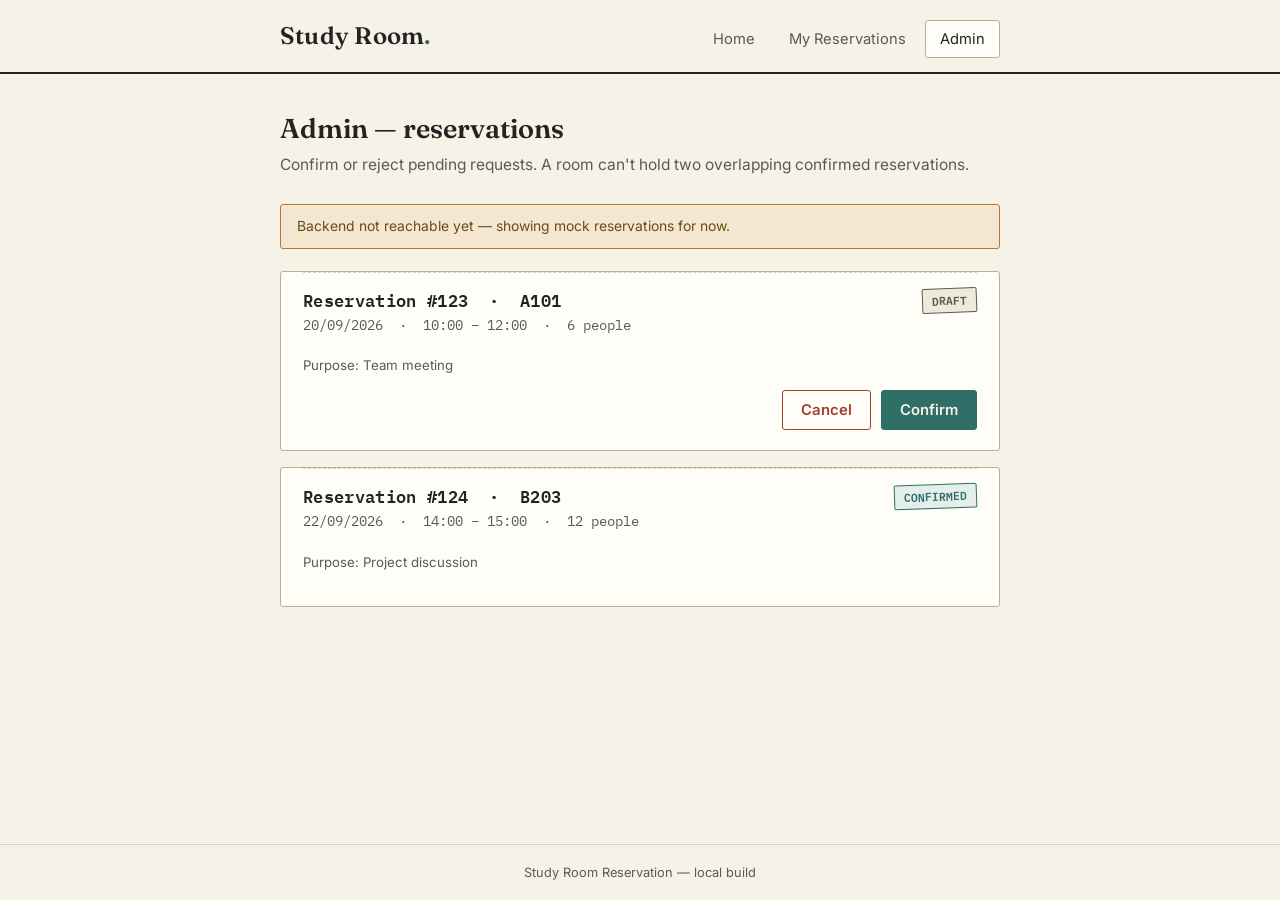
<file: frontend/admin.html>
<!DOCTYPE html>
<html lang="en">
<head>
<meta charset="UTF-8" />
<meta name="viewport" content="width=device-width, initial-scale=1.0" />
<title>Admin — Reservations</title>
<link rel="preconnect" href="https://fonts.googleapis.com" />
<link href="https://fonts.googleapis.com/css2?family=Fraunces:wght@500;600&family=Inter:wght@400;500;600&family=IBM+Plex+Mono:wght@500;600&display=swap" rel="stylesheet" />
<link rel="stylesheet" href="css/style.css" />
</head>
<body>
<div class="page">

  <header class="site-header">
    <div class="container">
      <p class="site-title">Study Room<span class="dot">.</span></p>
      <ul class="site-nav">
        <li><a href="index.html">Home</a></li>
        <li><a href="my-reservations.html">My Reservations</a></li>
        <li><a href="admin.html" class="active">Admin</a></li>
      </ul>
    </div>
  </header>

  <main>
    <div class="container">
      <h1 class="page-heading">Admin — reservations</h1>
      <p class="page-subheading">Confirm or reject pending requests. A room can't hold two overlapping confirmed reservations.</p>

      <div id="banner-slot"></div>
      <div id="list"></div>
    </div>
  </main>

  <footer class="site-footer">Study Room Reservation &mdash; local build</footer>
</div>

<script src="js/api.js"></script>
<script src="js/admin.js"></script>
</body>
</html>
</file>
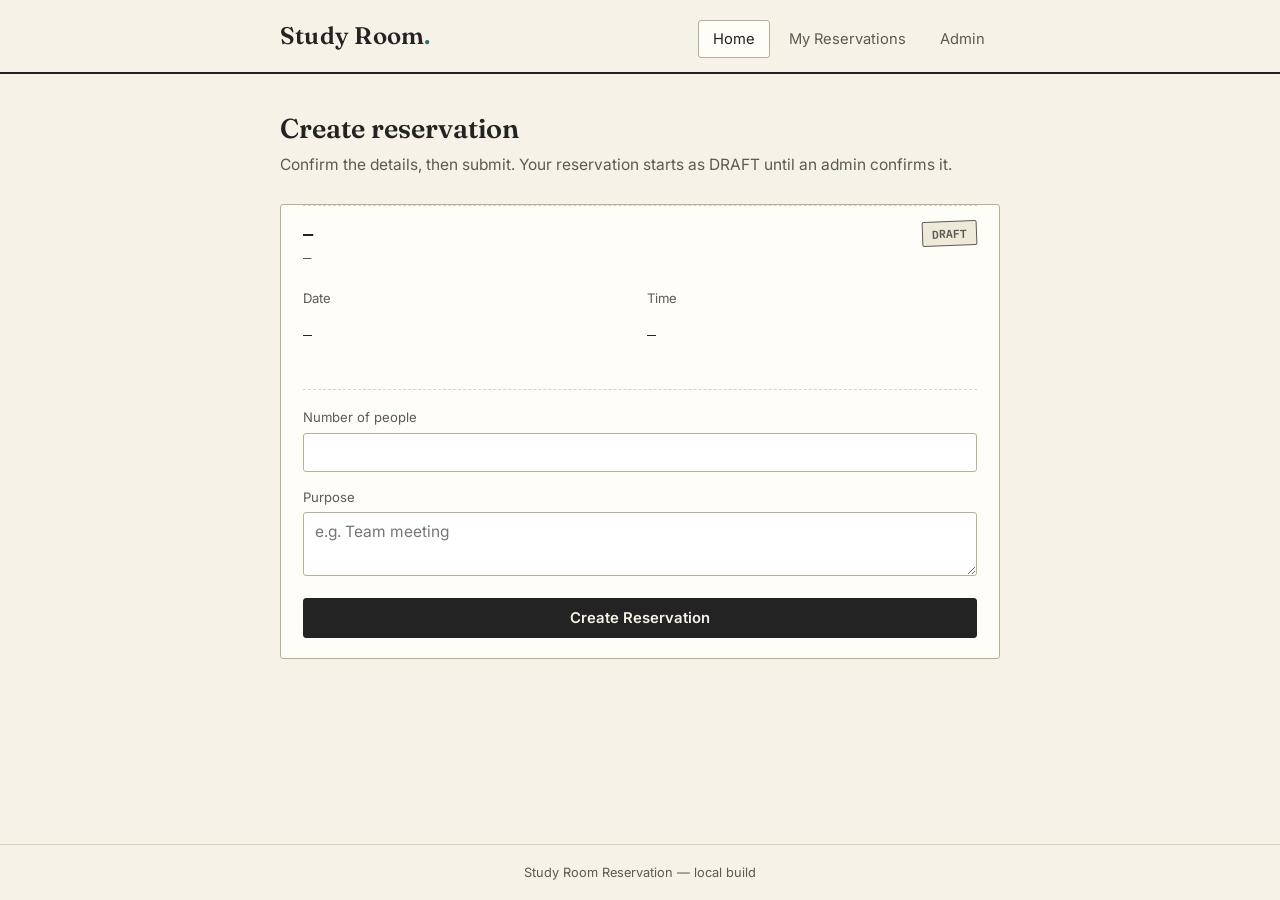
<file: frontend/create-reservation.html>
<!DOCTYPE html>
<html lang="en">
<head>
<meta charset="UTF-8" />
<meta name="viewport" content="width=device-width, initial-scale=1.0" />
<title>Create Reservation</title>
<link rel="preconnect" href="https://fonts.googleapis.com" />
<link href="https://fonts.googleapis.com/css2?family=Fraunces:wght@500;600&family=Inter:wght@400;500;600&family=IBM+Plex+Mono:wght@500;600&display=swap" rel="stylesheet" />
<link rel="stylesheet" href="css/style.css" />
</head>
<body>
<div class="page">

  <header class="site-header">
    <div class="container">
      <p class="site-title">Study Room<span class="dot">.</span></p>
      <ul class="site-nav">
        <li><a href="index.html" class="active">Home</a></li>
        <li><a href="my-reservations.html">My Reservations</a></li>
        <li><a href="admin.html">Admin</a></li>
      </ul>
    </div>
  </header>

  <main>
    <div class="container">
      <h1 class="page-heading">Create reservation</h1>
      <p class="page-subheading">Confirm the details, then submit. Your reservation starts as DRAFT until an admin confirms it.</p>

      <div id="banner-slot"></div>

      <div class="ticket">
        <div class="ticket-header">
          <div>
            <div class="room-code" id="summary-room">—</div>
            <div class="meta-line" id="summary-location">—</div>
          </div>
          <span class="stamp stamp-draft">DRAFT</span>
        </div>
        <div class="ticket-body">
          <div class="field-row">
            <div class="field">
              <label>Date</label>
              <div class="readonly-value" id="summary-date">—</div>
            </div>
            <div class="field">
              <label>Time</label>
              <div class="readonly-value" id="summary-time">—</div>
            </div>
          </div>

          <hr class="divider" />

          <form id="reservation-form">
            <div class="field">
              <label for="people">Number of people</label>
              <input type="number" id="people" name="people" min="1" required />
              <p class="helper-text" id="capacity-hint"></p>
            </div>
            <div class="field">
              <label for="purpose">Purpose</label>
              <textarea id="purpose" name="purpose" placeholder="e.g. Team meeting" required></textarea>
            </div>
            <button type="submit" class="btn-block" id="submit-btn">Create Reservation</button>
          </form>
        </div>
      </div>
    </div>
  </main>

  <footer class="site-footer">Study Room Reservation &mdash; local build</footer>
</div>

<script src="js/api.js"></script>
<script src="js/create-reservation.js"></script>
</body>
</html>
</file>
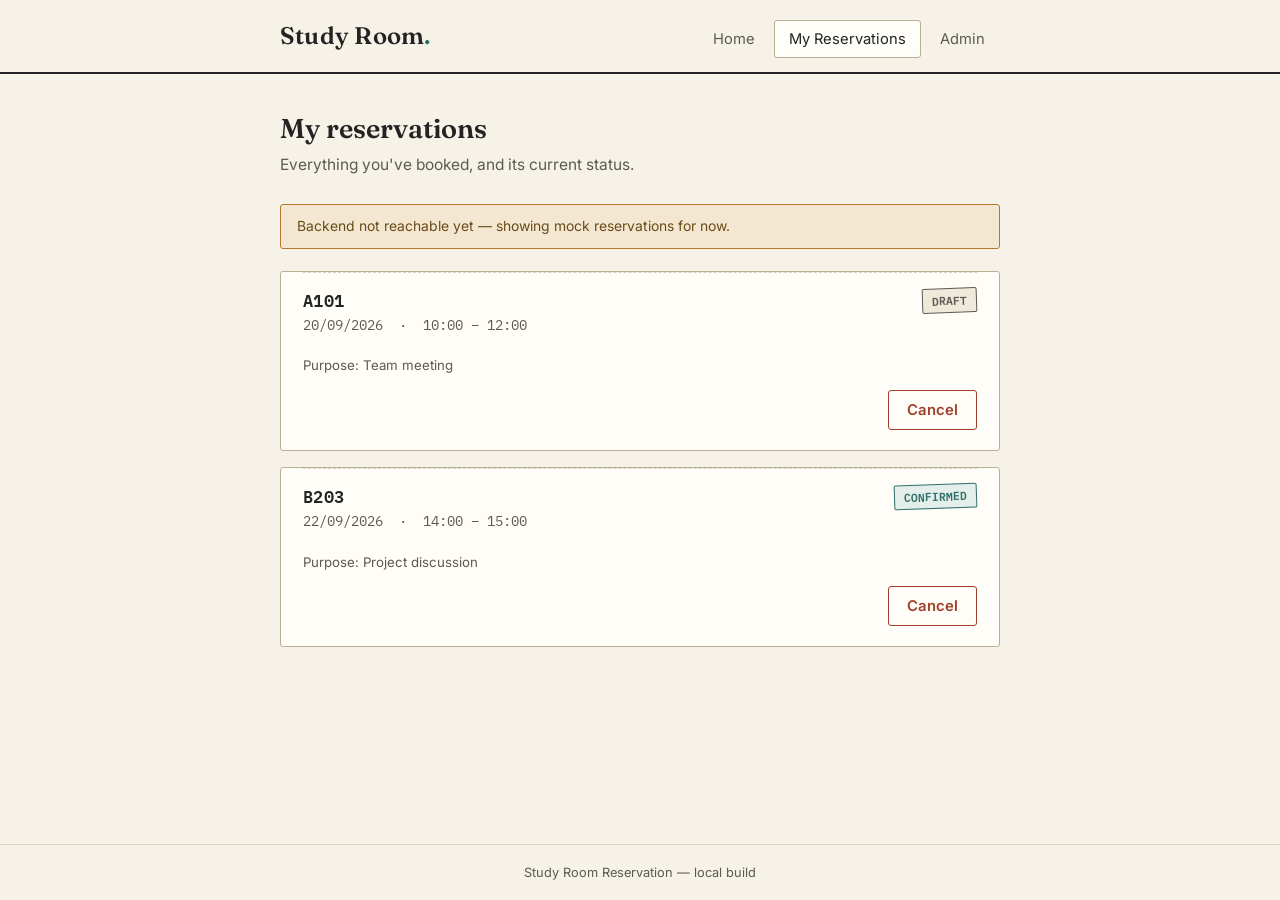
<file: frontend/my-reservations.html>
<!DOCTYPE html>
<html lang="en">
<head>
<meta charset="UTF-8" />
<meta name="viewport" content="width=device-width, initial-scale=1.0" />
<title>My Reservations</title>
<link rel="preconnect" href="https://fonts.googleapis.com" />
<link href="https://fonts.googleapis.com/css2?family=Fraunces:wght@500;600&family=Inter:wght@400;500;600&family=IBM+Plex+Mono:wght@500;600&display=swap" rel="stylesheet" />
<link rel="stylesheet" href="css/style.css" />
</head>
<body>
<div class="page">

  <header class="site-header">
    <div class="container">
      <p class="site-title">Study Room<span class="dot">.</span></p>
      <ul class="site-nav">
        <li><a href="index.html">Home</a></li>
        <li><a href="my-reservations.html" class="active">My Reservations</a></li>
        <li><a href="admin.html">Admin</a></li>
      </ul>
    </div>
  </header>

  <main>
    <div class="container">
      <h1 class="page-heading">My reservations</h1>
      <p class="page-subheading">Everything you've booked, and its current status.</p>

      <div id="banner-slot"></div>
      <div id="list"></div>
    </div>
  </main>

  <footer class="site-footer">Study Room Reservation &mdash; local build</footer>
</div>

<script src="js/api.js"></script>
<script src="js/my-reservations.js"></script>
</body>
</html>
</file>
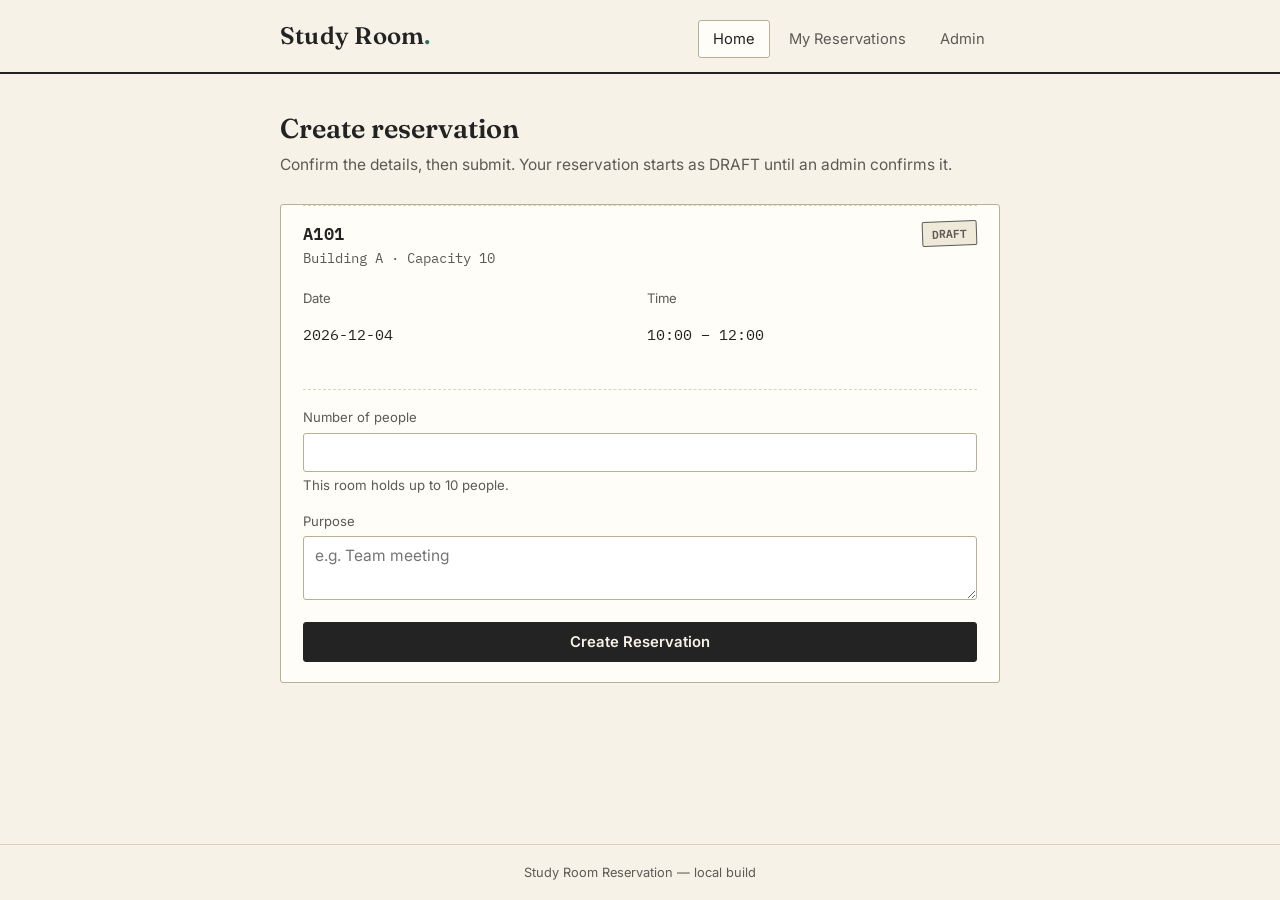
<file: src/frontend/create-reservation.html>
<!DOCTYPE html>
<html lang="en">
<head>
<meta charset="UTF-8" />
<meta name="viewport" content="width=device-width, initial-scale=1.0" />
<title>Create Reservation</title>
<link rel="preconnect" href="https://fonts.googleapis.com" />
<link href="https://fonts.googleapis.com/css2?family=Fraunces:wght@500;600&family=Inter:wght@400;500;600&family=IBM+Plex+Mono:wght@500;600&display=swap" rel="stylesheet" />
<link rel="stylesheet" href="css/style.css" />
</head>
<body>
<div class="page">

  <header class="site-header">
    <div class="container">
      <p class="site-title">Study Room<span class="dot">.</span></p>
      <ul class="site-nav">
        <li><a href="index.html" class="active">Home</a></li>
        <li><a href="my-reservations.html">My Reservations</a></li>
        <li><a href="admin.html">Admin</a></li>
      </ul>
    </div>
  </header>

  <main>
    <div class="container">
      <h1 class="page-heading">Create reservation</h1>
      <p class="page-subheading">Confirm the details, then submit. Your reservation starts as DRAFT until an admin confirms it.</p>

      <div id="banner-slot"></div>

      <div class="ticket">
        <div class="ticket-header">
          <div>
            <div class="room-code" id="summary-room">—</div>
            <div class="meta-line" id="summary-location">—</div>
          </div>
          <span class="stamp stamp-draft">DRAFT</span>
        </div>
        <div class="ticket-body">
          <div class="field-row">
            <div class="field">
              <label>Date</label>
              <div class="readonly-value" id="summary-date">—</div>
            </div>
            <div class="field">
              <label>Time</label>
              <div class="readonly-value" id="summary-time">—</div>
            </div>
          </div>

          <hr class="divider" />

          <form id="reservation-form">
            <div class="field">
              <label for="people">Number of people</label>
              <input type="number" id="people" name="people" min="1" required />
              <p class="helper-text" id="capacity-hint"></p>
            </div>
            <div class="field">
              <label for="purpose">Purpose</label>
              <textarea id="purpose" name="purpose" placeholder="e.g. Team meeting" required></textarea>
            </div>
            <button type="submit" class="btn-block" id="submit-btn">Create Reservation</button>
          </form>
        </div>
      </div>
    </div>
  </main>

  <footer class="site-footer">Study Room Reservation &mdash; local build</footer>
</div>

<script src="js/api.js?v=3"></script>
<script src="js/create-reservation.js?v=3"></script>
</body>
</html>
</file>
<file: frontend/css/style.css>
/* ============================================================
   Study Room Reservation — shared styles
   Theme: library card-catalog / stamped ticket
   ============================================================ */

:root {
  --paper:      #F6F2E8;
  --paper-dim:  #EFE9DA;
  --card-bg:    #FFFDF8;
  --ink:        #232323;
  --ink-soft:   #5B5A54;
  --line:       #D9D2BE;
  --line-heavy: #B9AF95;

  --teal:       #2F6F68;
  --teal-bg:    #E4EEEB;
  --amber:      #B5792B;
  --amber-bg:   #F3E7D2;
  --red:        #A0402B;
  --red-bg:     #F1DFD8;

  --radius: 3px;
  --font-display: 'Fraunces', Georgia, serif;
  --font-body: 'Inter', -apple-system, BlinkMacSystemFont, 'Segoe UI', sans-serif;
  --font-mono: 'IBM Plex Mono', 'Courier New', monospace;
}

* { box-sizing: border-box; }

html, body {
  margin: 0;
  padding: 0;
  background: var(--paper);
  color: var(--ink);
  font-family: var(--font-body);
  font-size: 16px;
  line-height: 1.5;
}

a { color: inherit; }

img, svg { max-width: 100%; }

/* ---------- Layout shell ---------- */

.page {
  min-height: 100vh;
  display: flex;
  flex-direction: column;
}

.container {
  width: 100%;
  max-width: 760px;
  margin: 0 auto;
  padding: 0 20px;
}

/* ---------- Header / nav ---------- */

.site-header {
  border-bottom: 2px solid var(--ink);
  background: var(--paper);
  position: sticky;
  top: 0;
  z-index: 10;
}

.site-header .container {
  display: flex;
  align-items: baseline;
  justify-content: space-between;
  padding-top: 18px;
  padding-bottom: 14px;
  flex-wrap: wrap;
  gap: 10px;
}

.site-title {
  font-family: var(--font-display);
  font-size: 1.5rem;
  font-weight: 600;
  letter-spacing: 0.01em;
  margin: 0;
}

.site-title .dot { color: var(--teal); }

.site-nav {
  display: flex;
  gap: 4px;
  list-style: none;
  margin: 0;
  padding: 0;
}

.site-nav a {
  display: inline-block;
  padding: 7px 14px;
  text-decoration: none;
  font-size: 0.92rem;
  color: var(--ink-soft);
  border: 1px solid transparent;
  border-radius: var(--radius);
}

.site-nav a:hover { color: var(--ink); }

.site-nav a.active {
  color: var(--ink);
  background: var(--card-bg);
  border-color: var(--line-heavy);
}

/* ---------- Main content ---------- */

main {
  flex: 1;
  padding: 34px 0 60px;
}

.page-heading {
  font-family: var(--font-display);
  font-size: 1.7rem;
  font-weight: 600;
  margin: 0 0 4px;
}

.page-subheading {
  color: var(--ink-soft);
  margin: 0 0 28px;
  font-size: 0.97rem;
}

/* ---------- Ticket / index card ---------- */

.ticket {
  background: var(--card-bg);
  border: 1px solid var(--line-heavy);
  border-radius: var(--radius);
  position: relative;
}

.ticket + .ticket { margin-top: 16px; }

.ticket::before {
  content: "";
  position: absolute;
  top: 0; left: 22px; right: 22px;
  border-top: 1px dashed var(--line);
}

.ticket-body { padding: 20px 22px; }

.ticket-header {
  display: flex;
  justify-content: space-between;
  align-items: flex-start;
  gap: 12px;
  padding: 16px 22px 0;
}

/* ---------- Forms ---------- */

.field {
  margin-bottom: 16px;
}

.field label {
  display: block;
  font-size: 0.82rem;
  color: var(--ink-soft);
  margin-bottom: 5px;
}

.field-row {
  display: grid;
  grid-template-columns: 1fr 1fr;
  gap: 14px;
}

input[type="text"],
input[type="date"],
input[type="time"],
input[type="number"],
textarea,
select {
  width: 100%;
  font-family: var(--font-body);
  font-size: 0.97rem;
  padding: 9px 11px;
  border: 1px solid var(--line-heavy);
  border-radius: var(--radius);
  background: #fff;
  color: var(--ink);
}

input:focus, textarea:focus, select:focus {
  outline: 2px solid var(--teal);
  outline-offset: 1px;
}

textarea { resize: vertical; min-height: 64px; }

.readonly-value {
  font-family: var(--font-mono);
  font-size: 0.95rem;
  padding: 9px 0;
  color: var(--ink);
}

/* ---------- Buttons ---------- */

button, .btn {
  font-family: var(--font-body);
  font-size: 0.93rem;
  font-weight: 600;
  padding: 10px 18px;
  border-radius: var(--radius);
  border: 1px solid var(--ink);
  background: var(--ink);
  color: var(--paper);
  cursor: pointer;
  text-decoration: none;
  display: inline-block;
  text-align: center;
}

button:hover, .btn:hover { background: #3a3a3a; }

button:disabled { opacity: 0.5; cursor: not-allowed; }

.btn-block { width: 100%; }

.btn-ghost {
  background: transparent;
  color: var(--ink);
  border: 1px solid var(--line-heavy);
}
.btn-ghost:hover { background: var(--paper-dim); }

.btn-danger {
  background: transparent;
  color: var(--red);
  border: 1px solid var(--red);
}
.btn-danger:hover { background: var(--red-bg); }

.btn-confirm {
  background: var(--teal);
  border-color: var(--teal);
}
.btn-confirm:hover { background: #275b55; }

.actions-row {
  display: flex;
  gap: 10px;
  justify-content: flex-end;
  margin-top: 4px;
}

/* ---------- Room code / mono labels ---------- */

.room-code {
  font-family: var(--font-mono);
  font-size: 1.05rem;
  font-weight: 600;
  letter-spacing: 0.02em;
}

.meta-line {
  font-family: var(--font-mono);
  font-size: 0.88rem;
  color: var(--ink-soft);
  margin-top: 2px;
}

/* ---------- Status stamp ---------- */

.stamp {
  display: inline-block;
  font-family: var(--font-mono);
  font-size: 0.72rem;
  font-weight: 600;
  padding: 3px 9px;
  border-radius: 2px;
  border: 1.5px solid currentColor;
  transform: rotate(-2deg);
  white-space: nowrap;
}

.stamp-draft   { color: var(--ink-soft); background: var(--paper-dim); }
.stamp-confirmed { color: var(--teal); background: var(--teal-bg); }
.stamp-cancelled { color: var(--red); background: var(--red-bg); }

/* ---------- Misc ---------- */

.divider {
  border: none;
  border-top: 1px dashed var(--line);
  margin: 18px 0;
}

.empty-state {
  border: 1px dashed var(--line-heavy);
  border-radius: var(--radius);
  padding: 40px 24px;
  text-align: center;
  color: var(--ink-soft);
}

.banner {
  border-radius: var(--radius);
  padding: 11px 16px;
  font-size: 0.87rem;
  margin-bottom: 22px;
  border: 1px solid transparent;
}

.banner-info {
  background: var(--amber-bg);
  border-color: var(--amber);
  color: #6b4a17;
}

.banner-error {
  background: var(--red-bg);
  border-color: var(--red);
  color: var(--red);
}

.banner-success {
  background: var(--teal-bg);
  border-color: var(--teal);
  color: #1b433e;
}

.section-label {
  font-size: 0.78rem;
  letter-spacing: 0.04em;
  color: var(--ink-soft);
  margin: 30px 0 12px;
}

.helper-text {
  font-size: 0.83rem;
  color: var(--ink-soft);
  margin-top: 4px;
}

footer.site-footer {
  border-top: 1px solid var(--line);
  padding: 18px 0;
  text-align: center;
  color: var(--ink-soft);
  font-size: 0.8rem;
}

@media (max-width: 520px) {
  .field-row { grid-template-columns: 1fr; }
  .ticket-header { flex-direction: column; }
  .actions-row { flex-direction: column; }
  .actions-row .btn, .actions-row button { width: 100%; }
}
</file>
<file: src/frontend/css/style.css>
/* ============================================================
   Study Room Reservation — shared styles
   Theme: library card-catalog / stamped ticket
   ============================================================ */

:root {
  --paper:      #F6F2E8;
  --paper-dim:  #EFE9DA;
  --card-bg:    #FFFDF8;
  --ink:        #232323;
  --ink-soft:   #5B5A54;
  --line:       #D9D2BE;
  --line-heavy: #B9AF95;

  --teal:       #2F6F68;
  --teal-bg:    #E4EEEB;
  --amber:      #B5792B;
  --amber-bg:   #F3E7D2;
  --red:        #A0402B;
  --red-bg:     #F1DFD8;

  --radius: 3px;
  --font-display: 'Fraunces', Georgia, serif;
  --font-body: 'Inter', -apple-system, BlinkMacSystemFont, 'Segoe UI', sans-serif;
  --font-mono: 'IBM Plex Mono', 'Courier New', monospace;
}

* { box-sizing: border-box; }

html, body {
  margin: 0;
  padding: 0;
  background: var(--paper);
  color: var(--ink);
  font-family: var(--font-body);
  font-size: 16px;
  line-height: 1.5;
}

a { color: inherit; }

img, svg { max-width: 100%; }

/* ---------- Layout shell ---------- */

.page {
  min-height: 100vh;
  display: flex;
  flex-direction: column;
}

.container {
  width: 100%;
  max-width: 760px;
  margin: 0 auto;
  padding: 0 20px;
}

/* ---------- Header / nav ---------- */

.site-header {
  border-bottom: 2px solid var(--ink);
  background: var(--paper);
  position: sticky;
  top: 0;
  z-index: 10;
}

.site-header .container {
  display: flex;
  align-items: baseline;
  justify-content: space-between;
  padding-top: 18px;
  padding-bottom: 14px;
  flex-wrap: wrap;
  gap: 10px;
}

.site-title {
  font-family: var(--font-display);
  font-size: 1.5rem;
  font-weight: 600;
  letter-spacing: 0.01em;
  margin: 0;
}

.site-title .dot { color: var(--teal); }

.site-nav {
  display: flex;
  gap: 4px;
  list-style: none;
  margin: 0;
  padding: 0;
}

.site-nav a {
  display: inline-block;
  padding: 7px 14px;
  text-decoration: none;
  font-size: 0.92rem;
  color: var(--ink-soft);
  border: 1px solid transparent;
  border-radius: var(--radius);
}

.site-nav a:hover { color: var(--ink); }

.site-nav a.active {
  color: var(--ink);
  background: var(--card-bg);
  border-color: var(--line-heavy);
}

/* ---------- Main content ---------- */

main {
  flex: 1;
  padding: 34px 0 60px;
}

.page-heading {
  font-family: var(--font-display);
  font-size: 1.7rem;
  font-weight: 600;
  margin: 0 0 4px;
}

.page-subheading {
  color: var(--ink-soft);
  margin: 0 0 28px;
  font-size: 0.97rem;
}

/* ---------- Ticket / index card ---------- */

.ticket {
  background: var(--card-bg);
  border: 1px solid var(--line-heavy);
  border-radius: var(--radius);
  position: relative;
}

.ticket + .ticket { margin-top: 16px; }

.ticket::before {
  content: "";
  position: absolute;
  top: 0; left: 22px; right: 22px;
  border-top: 1px dashed var(--line);
}

.ticket-body { padding: 20px 22px; }

.ticket-header {
  display: flex;
  justify-content: space-between;
  align-items: flex-start;
  gap: 12px;
  padding: 16px 22px 0;
}

/* ---------- Forms ---------- */

.field {
  margin-bottom: 16px;
}

.field label {
  display: block;
  font-size: 0.82rem;
  color: var(--ink-soft);
  margin-bottom: 5px;
}

.field-row {
  display: grid;
  grid-template-columns: 1fr 1fr;
  gap: 14px;
}

input[type="text"],
input[type="date"],
input[type="time"],
input[type="number"],
textarea,
select {
  width: 100%;
  font-family: var(--font-body);
  font-size: 0.97rem;
  padding: 9px 11px;
  border: 1px solid var(--line-heavy);
  border-radius: var(--radius);
  background: #fff;
  color: var(--ink);
}

input:focus, textarea:focus, select:focus {
  outline: 2px solid var(--teal);
  outline-offset: 1px;
}

textarea { resize: vertical; min-height: 64px; }

.readonly-value {
  font-family: var(--font-mono);
  font-size: 0.95rem;
  padding: 9px 0;
  color: var(--ink);
}

/* ---------- Buttons ---------- */

button, .btn {
  font-family: var(--font-body);
  font-size: 0.93rem;
  font-weight: 600;
  padding: 10px 18px;
  border-radius: var(--radius);
  border: 1px solid var(--ink);
  background: var(--ink);
  color: var(--paper);
  cursor: pointer;
  text-decoration: none;
  display: inline-block;
  text-align: center;
}

button:hover, .btn:hover { background: #3a3a3a; }

button:disabled { opacity: 0.5; cursor: not-allowed; }

.btn-block { width: 100%; }

.btn-ghost {
  background: transparent;
  color: var(--ink);
  border: 1px solid var(--line-heavy);
}
.btn-ghost:hover { background: var(--paper-dim); }

.btn-danger {
  background: transparent;
  color: var(--red);
  border: 1px solid var(--red);
}
.btn-danger:hover { background: var(--red-bg); }

.btn-confirm {
  background: var(--teal);
  border-color: var(--teal);
}
.btn-confirm:hover { background: #275b55; }

.actions-row {
  display: flex;
  gap: 10px;
  justify-content: flex-end;
  margin-top: 4px;
}

/* ---------- Room code / mono labels ---------- */

.room-code {
  font-family: var(--font-mono);
  font-size: 1.05rem;
  font-weight: 600;
  letter-spacing: 0.02em;
}

.meta-line {
  font-family: var(--font-mono);
  font-size: 0.88rem;
  color: var(--ink-soft);
  margin-top: 2px;
}

/* ---------- Status stamp ---------- */

.stamp {
  display: inline-block;
  font-family: var(--font-mono);
  font-size: 0.72rem;
  font-weight: 600;
  padding: 3px 9px;
  border-radius: 2px;
  border: 1.5px solid currentColor;
  transform: rotate(-2deg);
  white-space: nowrap;
}

.stamp-draft   { color: var(--ink-soft); background: var(--paper-dim); }
.stamp-confirmed { color: var(--teal); background: var(--teal-bg); }
.stamp-cancelled { color: var(--red); background: var(--red-bg); }

/* ---------- Misc ---------- */

.divider {
  border: none;
  border-top: 1px dashed var(--line);
  margin: 18px 0;
}

.empty-state {
  border: 1px dashed var(--line-heavy);
  border-radius: var(--radius);
  padding: 40px 24px;
  text-align: center;
  color: var(--ink-soft);
}

.banner {
  border-radius: var(--radius);
  padding: 11px 16px;
  font-size: 0.87rem;
  margin-bottom: 22px;
  border: 1px solid transparent;
}

.banner-info {
  background: var(--amber-bg);
  border-color: var(--amber);
  color: #6b4a17;
}

.banner-error {
  background: var(--red-bg);
  border-color: var(--red);
  color: var(--red);
}

.banner-success {
  background: var(--teal-bg);
  border-color: var(--teal);
  color: #1b433e;
}

.section-label {
  font-size: 0.78rem;
  letter-spacing: 0.04em;
  color: var(--ink-soft);
  margin: 30px 0 12px;
}

.helper-text {
  font-size: 0.83rem;
  color: var(--ink-soft);
  margin-top: 4px;
}

footer.site-footer {
  border-top: 1px solid var(--line);
  padding: 18px 0;
  text-align: center;
  color: var(--ink-soft);
  font-size: 0.8rem;
}

@media (max-width: 520px) {
  .field-row { grid-template-columns: 1fr; }
  .ticket-header { flex-direction: column; }
  .actions-row { flex-direction: column; }
  .actions-row .btn, .actions-row button { width: 100%; }
}
</file>
